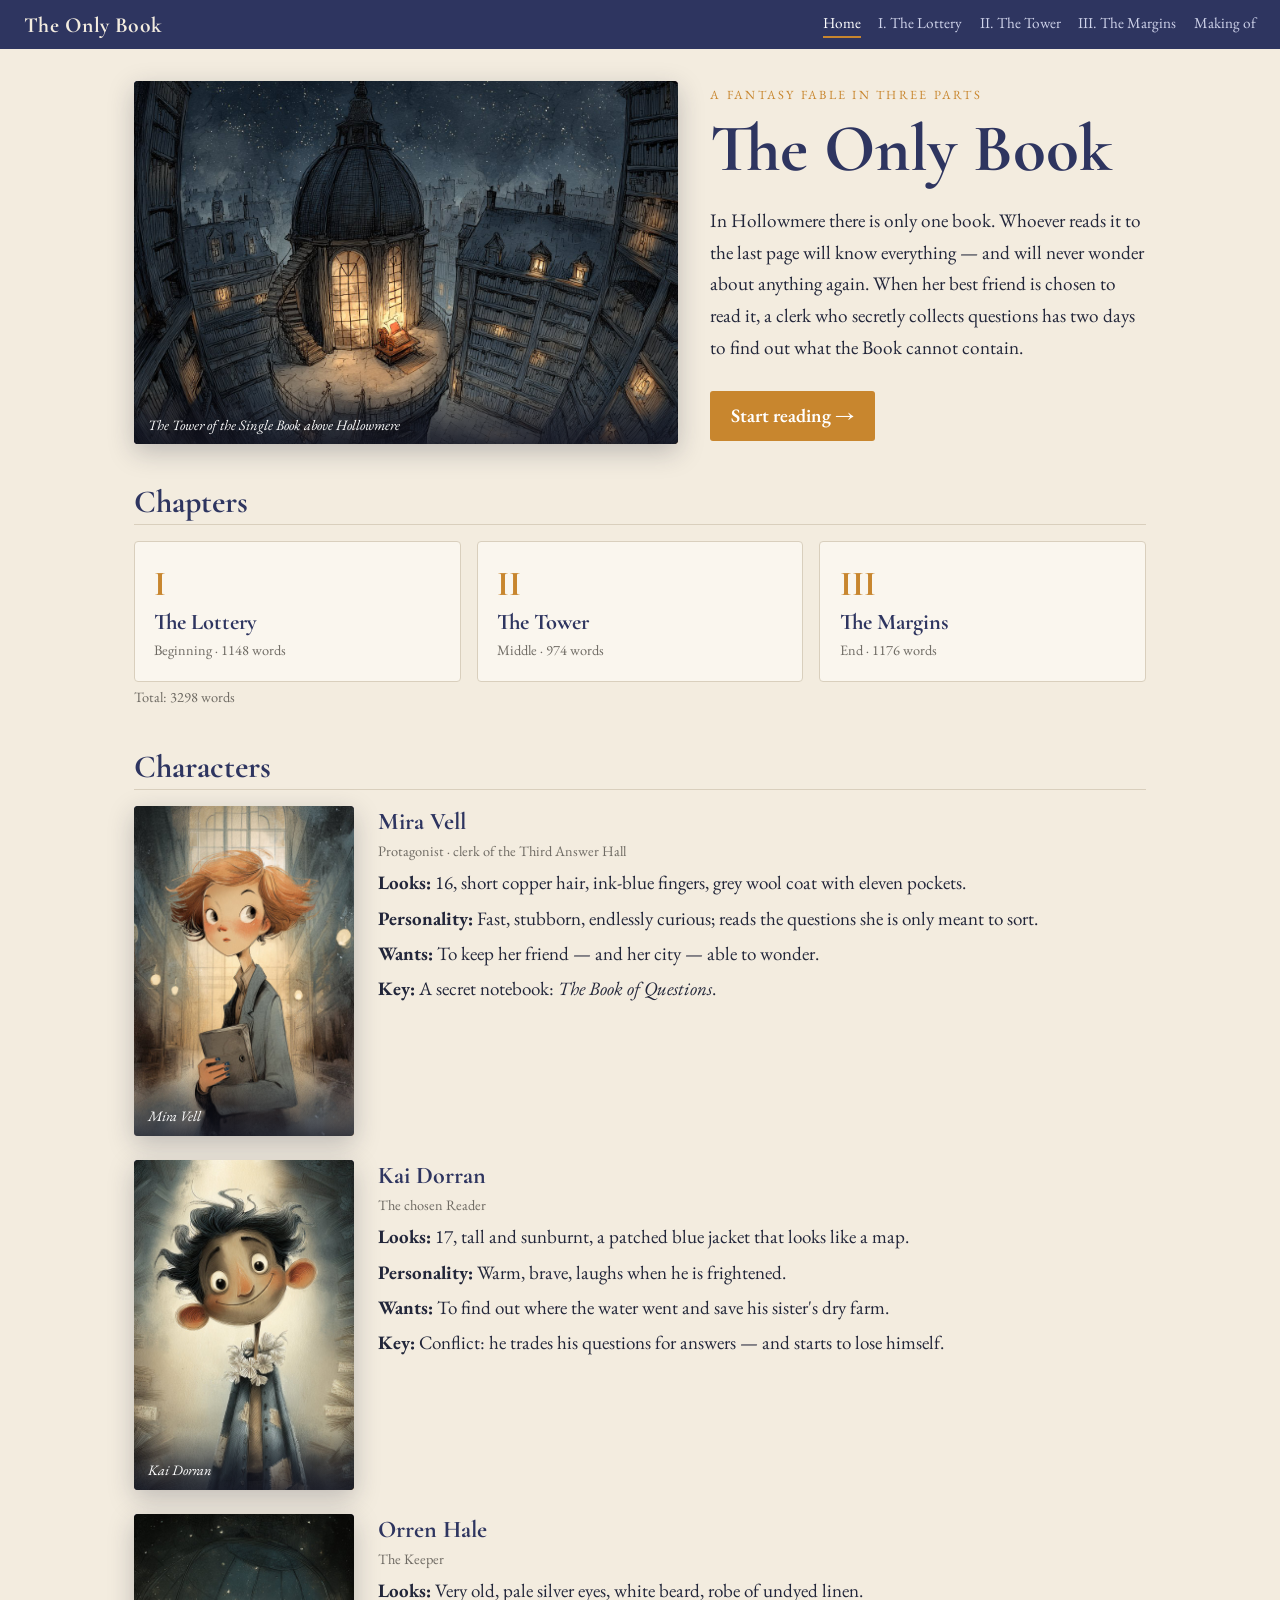
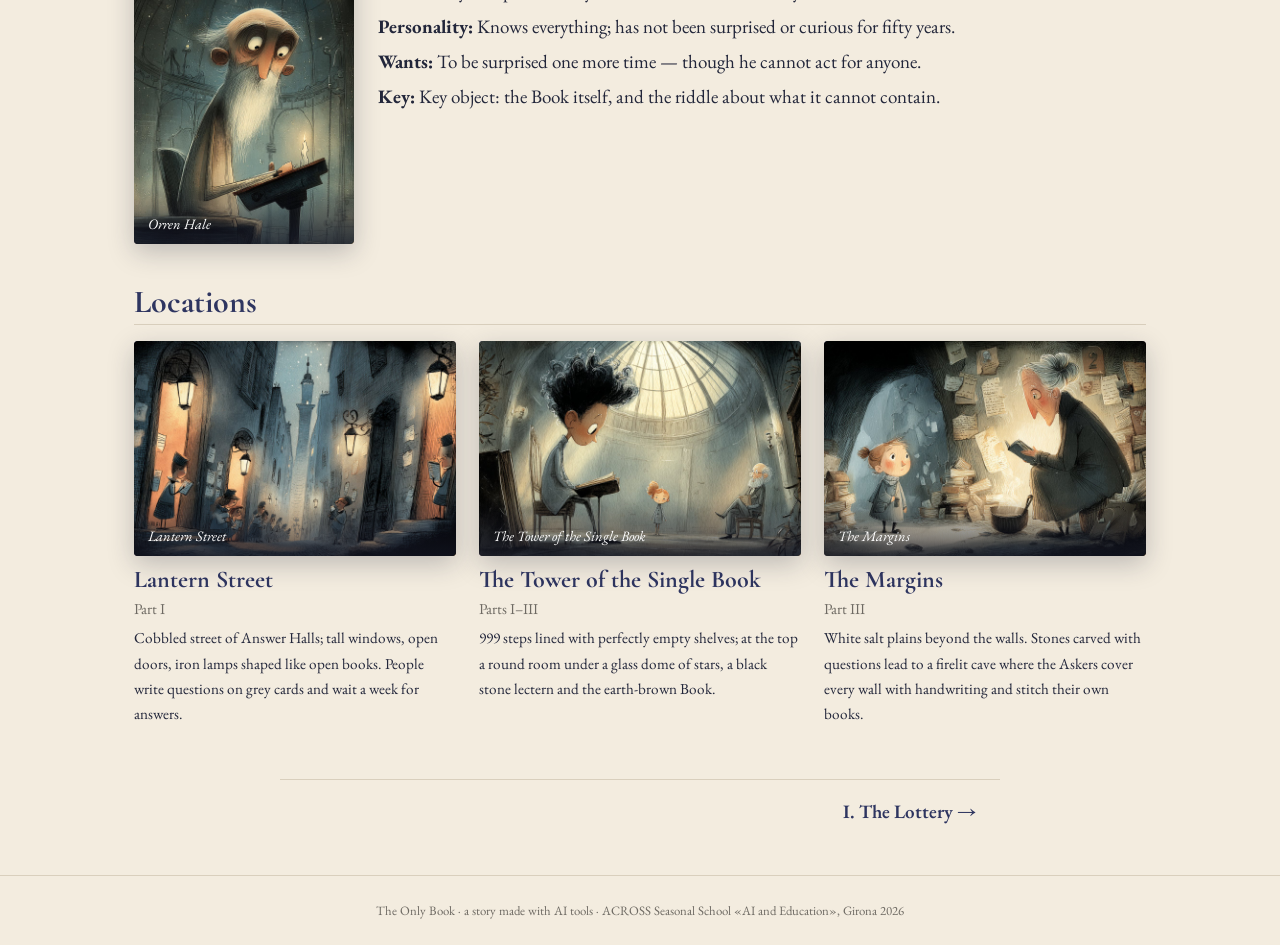
<file: index.html>
<!DOCTYPE html>
<html lang="en"><head><meta charset="utf-8">
<meta name="viewport" content="width=device-width, initial-scale=1">
<title>Home — The Only Book</title>
<link rel="preconnect" href="https://fonts.googleapis.com">
<link href="https://fonts.googleapis.com/css2?family=Cormorant+Garamond:ital,wght@0,500;0,700;1,500&family=EB+Garamond:ital@0;1&display=swap" rel="stylesheet">
<link rel="stylesheet" href="style.css">
</head><body>
<header class="top"><a class="brand" href="index.html">The Only Book</a><nav class="menu"><a href="index.html" class=on>Home</a><a href="part1.html">I. The Lottery</a><a href="part2.html">II. The Tower</a><a href="part3.html">III. The Margins</a><a href="making-of.html">Making of</a></nav></header>
<main>
<section class="hero"><figure class="pic wide" style="aspect-ratio:3/2"><img src="cover.jpg" alt="The Tower of the Single Book above Hollowmere" onerror="this.remove()"><span class="ph">cover.jpg</span><figcaption>The Tower of the Single Book above Hollowmere</figcaption></figure>
<div class="herotext"><p class="kicker">A fantasy fable in three parts</p><h1>The Only Book</h1>
<p class="lead">In Hollowmere there is only one book. Whoever reads it to the last page will know everything —
and will never wonder about anything again. When her best friend is chosen to read it,
a clerk who secretly collects questions has two days to find out what the Book cannot contain.</p>
<a class="btn" href="part1.html">Start reading →</a></div></section>
<section><h2>Chapters</h2><div class="cards"><a class="card" href="part1.html"><span class="n">I</span><b>The Lottery</b><span>Beginning · 1148 words</span></a><a class="card" href="part2.html"><span class="n">II</span><b>The Tower</b><span>Middle · 974 words</span></a><a class="card" href="part3.html"><span class="n">III</span><b>The Margins</b><span>End · 1176 words</span></a></div><p class="meta">Total: 3298 words</p></section>
<section><h2>Characters</h2><div class="who"><figure class="pic sm" style="aspect-ratio:2/3"><img src="mira.jpg" alt="Mira Vell" onerror="this.remove()"><span class="ph">mira.jpg</span><figcaption>Mira Vell</figcaption></figure><div><h3>Mira Vell</h3><p class="role">Protagonist · clerk of the Third Answer Hall</p><p><b>Looks:</b> 16, short copper hair, ink-blue fingers, grey wool coat with eleven pockets.</p><p><b>Personality:</b> Fast, stubborn, endlessly curious; reads the questions she is only meant to sort.</p><p><b>Wants:</b> To keep her friend — and her city — able to wonder.</p><p><b>Key:</b> A secret notebook: <em>The Book of Questions</em>.</p></div></div><div class="who"><figure class="pic sm" style="aspect-ratio:2/3"><img src="kai.jpg" alt="Kai Dorran" onerror="this.remove()"><span class="ph">kai.jpg</span><figcaption>Kai Dorran</figcaption></figure><div><h3>Kai Dorran</h3><p class="role">The chosen Reader</p><p><b>Looks:</b> 17, tall and sunburnt, a patched blue jacket that looks like a map.</p><p><b>Personality:</b> Warm, brave, laughs when he is frightened.</p><p><b>Wants:</b> To find out where the water went and save his sister's dry farm.</p><p><b>Key:</b> Conflict: he trades his questions for answers — and starts to lose himself.</p></div></div><div class="who"><figure class="pic sm" style="aspect-ratio:2/3"><img src="orren.jpg" alt="Orren Hale" onerror="this.remove()"><span class="ph">orren.jpg</span><figcaption>Orren Hale</figcaption></figure><div><h3>Orren Hale</h3><p class="role">The Keeper</p><p><b>Looks:</b> Very old, pale silver eyes, white beard, robe of undyed linen.</p><p><b>Personality:</b> Knows everything; has not been surprised or curious for fifty years.</p><p><b>Wants:</b> To be surprised one more time — though he cannot act for anyone.</p><p><b>Key:</b> Key object: the Book itself, and the riddle about what it cannot contain.</p></div></div></section>
<section><h2>Locations</h2><div class="locs"><div class="loc"><figure class="pic " style="aspect-ratio:3/2"><img src="lantern-street.jpg" alt="Lantern Street" onerror="this.remove()"><span class="ph">lantern-street.jpg</span><figcaption>Lantern Street</figcaption></figure><h3>Lantern Street</h3><p class="role">Part I</p><p>Cobbled street of Answer Halls; tall windows, open doors, iron lamps shaped like open books. People write questions on grey cards and wait a week for answers.</p></div><div class="loc"><figure class="pic " style="aspect-ratio:3/2"><img src="tower-room.jpg" alt="The Tower of the Single Book" onerror="this.remove()"><span class="ph">tower-room.jpg</span><figcaption>The Tower of the Single Book</figcaption></figure><h3>The Tower of the Single Book</h3><p class="role">Parts I–III</p><p>999 steps lined with perfectly empty shelves; at the top a round room under a glass dome of stars, a black stone lectern and the earth-brown Book.</p></div><div class="loc"><figure class="pic " style="aspect-ratio:3/2"><img src="margins-cave.jpg" alt="The Margins" onerror="this.remove()"><span class="ph">margins-cave.jpg</span><figcaption>The Margins</figcaption></figure><h3>The Margins</h3><p class="role">Part III</p><p>White salt plains beyond the walls. Stones carved with questions lead to a firelit cave where the Askers cover every wall with handwriting and stitch their own books.</p></div></div></section>
</main>
<nav class="pn"><span></span><a href="part1.html">I. The Lottery →</a></nav>
<footer>The Only Book · a story made with AI tools · ACROSS Seasonal School «AI and Education», Girona 2026</footer>
</body></html>
</file>
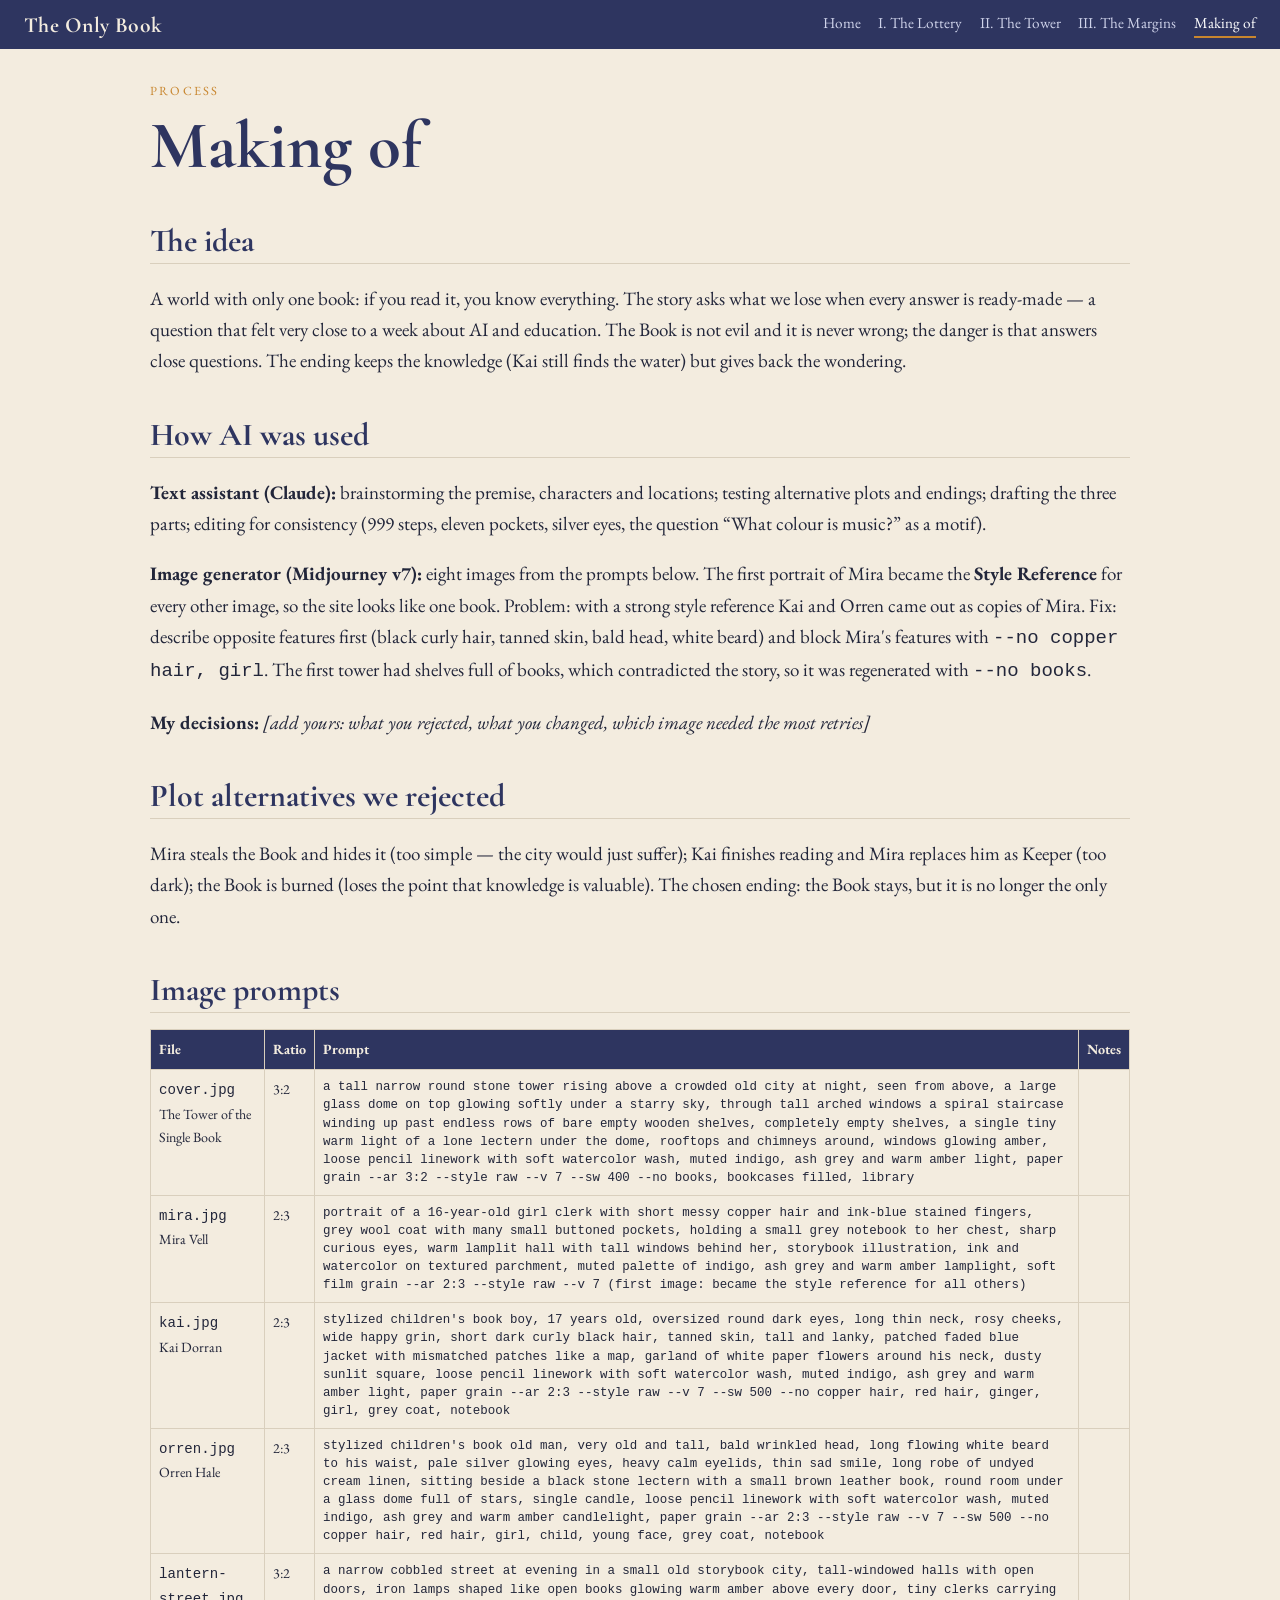
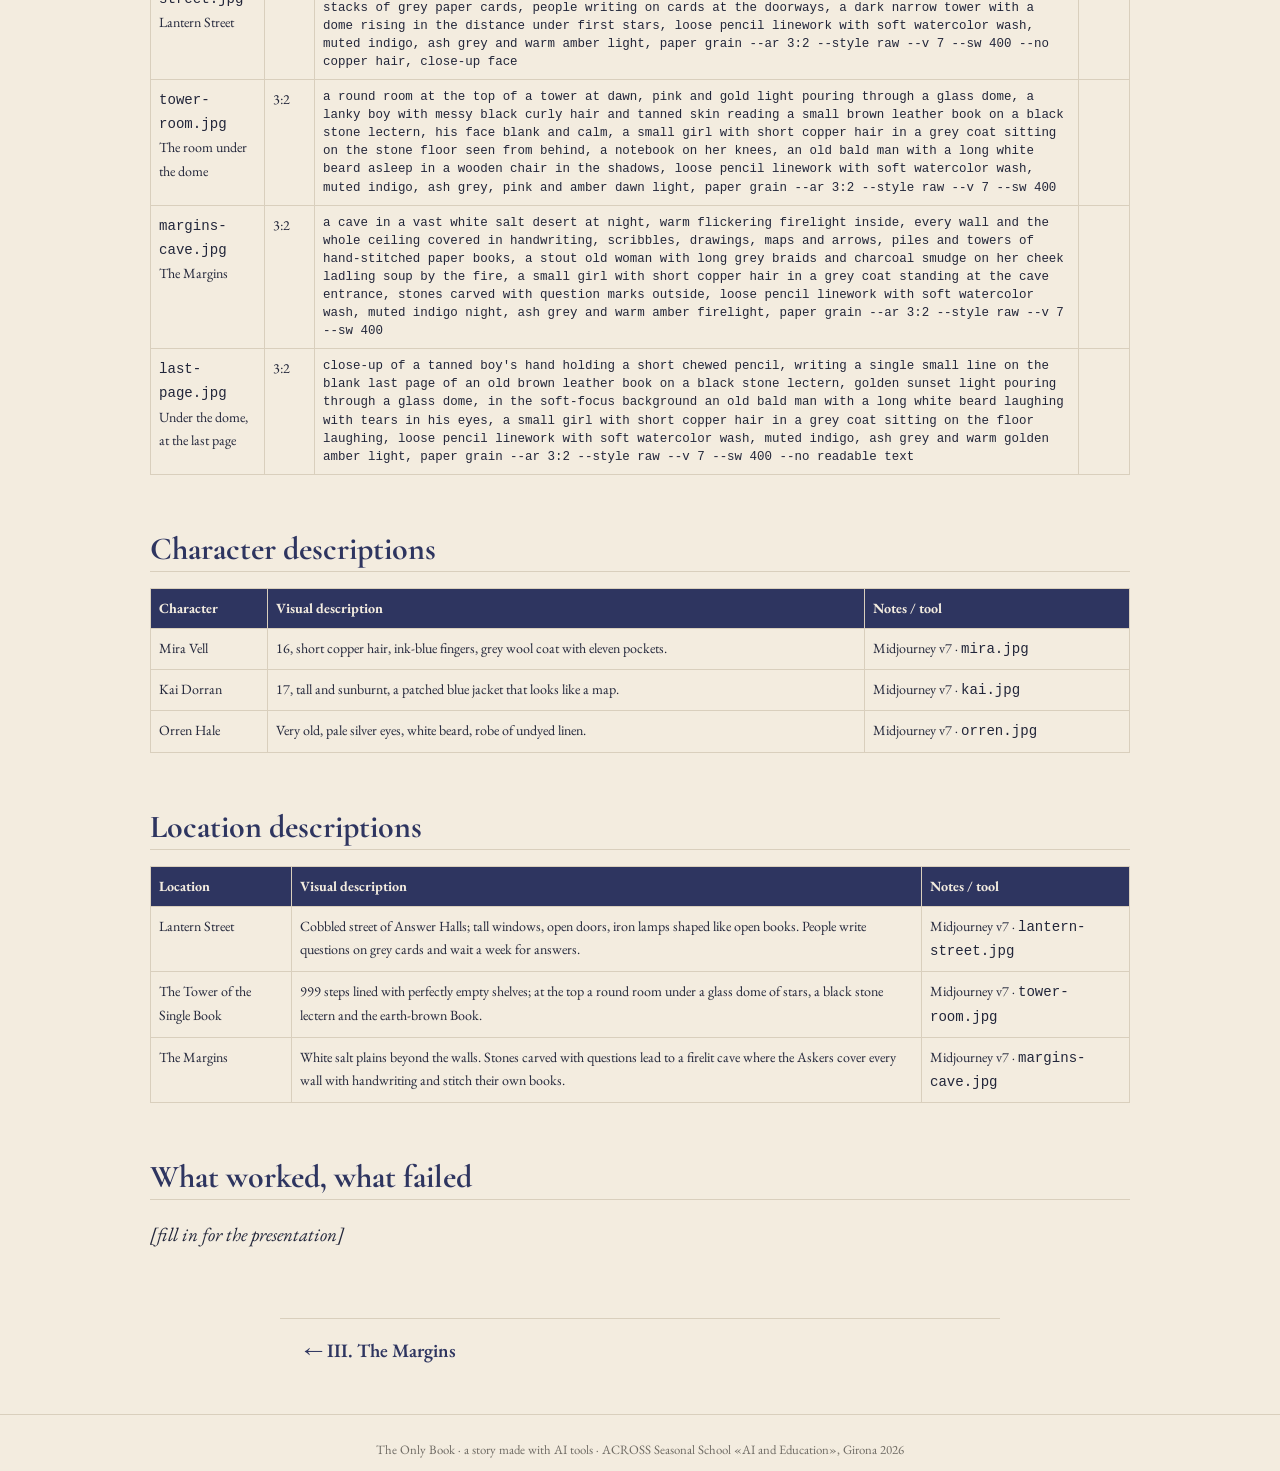
<file: making-of.html>
<!DOCTYPE html>
<html lang="en"><head><meta charset="utf-8">
<meta name="viewport" content="width=device-width, initial-scale=1">
<title>Making of — The Only Book</title>
<link rel="preconnect" href="https://fonts.googleapis.com">
<link href="https://fonts.googleapis.com/css2?family=Cormorant+Garamond:ital,wght@0,500;0,700;1,500&family=EB+Garamond:ital@0;1&display=swap" rel="stylesheet">
<link rel="stylesheet" href="style.css">
</head><body>
<header class="top"><a class="brand" href="index.html">The Only Book</a><nav class="menu"><a href="index.html">Home</a><a href="part1.html">I. The Lottery</a><a href="part2.html">II. The Tower</a><a href="part3.html">III. The Margins</a><a href="making-of.html" class=on>Making of</a></nav></header>
<main><article class="story"><p class="kicker">Process</p><h1>Making of</h1>
<h2>The idea</h2>
<p>A world with only one book: if you read it, you know everything. The story asks what we lose when every answer is
ready-made — a question that felt very close to a week about AI and education. The Book is not evil and it is never wrong;
the danger is that answers close questions. The ending keeps the knowledge (Kai still finds the water) but gives back the wondering.</p>
<h2>How AI was used</h2>
<p><b>Text assistant (Claude):</b> brainstorming the premise, characters and locations; testing alternative plots and endings;
drafting the three parts; editing for consistency (999 steps, eleven pockets, silver eyes, the question “What colour is music?” as a motif).</p>
<p><b>Image generator (Midjourney v7):</b> eight images from the prompts below. The first portrait of Mira became the <b>Style Reference</b> for every other image, so the site looks like one book.
Problem: with a strong style reference Kai and Orren came out as copies of Mira. Fix: describe opposite features first (black curly hair, tanned skin, bald head, white beard) and block Mira's features with <code>--no copper hair, girl</code>.
The first tower had shelves full of books, which contradicted the story, so it was regenerated with <code>--no books</code>.</p>
<p><b>My decisions:</b> <i>[add yours: what you rejected, what you changed, which image needed the most retries]</i></p>
<h2>Plot alternatives we rejected</h2>
<p>Mira steals the Book and hides it (too simple — the city would just suffer); Kai finishes reading and Mira replaces him as Keeper
(too dark); the Book is burned (loses the point that knowledge is valuable). The chosen ending: the Book stays, but it is no longer the only one.</p>
<h2>Image prompts</h2>
<div class="tw"><table><tr><th>File</th><th>Ratio</th><th>Prompt</th><th>Notes</th></tr><tr><td><code>cover.jpg</code><br>The Tower of the Single Book</td><td>3:2</td><td class="pr">a tall narrow round stone tower rising above a crowded old city at night, seen from above, a large glass dome on top glowing softly under a starry sky, through tall arched windows a spiral staircase winding up past endless rows of bare empty wooden shelves, completely empty shelves, a single tiny warm light of a lone lectern under the dome, rooftops and chimneys around, windows glowing amber, loose pencil linework with soft watercolor wash, muted indigo, ash grey and warm amber light, paper grain --ar 3:2 --style raw --v 7 --sw 400 --no books, bookcases filled, library</td><td></td></tr><tr><td><code>mira.jpg</code><br>Mira Vell</td><td>2:3</td><td class="pr">portrait of a 16-year-old girl clerk with short messy copper hair and ink-blue stained fingers, grey wool coat with many small buttoned pockets, holding a small grey notebook to her chest, sharp curious eyes, warm lamplit hall with tall windows behind her, storybook illustration, ink and watercolor on textured parchment, muted palette of indigo, ash grey and warm amber lamplight, soft film grain --ar 2:3 --style raw --v 7  (first image: became the style reference for all others)</td><td></td></tr><tr><td><code>kai.jpg</code><br>Kai Dorran</td><td>2:3</td><td class="pr">stylized children&#x27;s book boy, 17 years old, oversized round dark eyes, long thin neck, rosy cheeks, wide happy grin, short dark curly black hair, tanned skin, tall and lanky, patched faded blue jacket with mismatched patches like a map, garland of white paper flowers around his neck, dusty sunlit square, loose pencil linework with soft watercolor wash, muted indigo, ash grey and warm amber light, paper grain --ar 2:3 --style raw --v 7 --sw 500 --no copper hair, red hair, ginger, girl, grey coat, notebook</td><td></td></tr><tr><td><code>orren.jpg</code><br>Orren Hale</td><td>2:3</td><td class="pr">stylized children&#x27;s book old man, very old and tall, bald wrinkled head, long flowing white beard to his waist, pale silver glowing eyes, heavy calm eyelids, thin sad smile, long robe of undyed cream linen, sitting beside a black stone lectern with a small brown leather book, round room under a glass dome full of stars, single candle, loose pencil linework with soft watercolor wash, muted indigo, ash grey and warm amber candlelight, paper grain --ar 2:3 --style raw --v 7 --sw 500 --no copper hair, red hair, girl, child, young face, grey coat, notebook</td><td></td></tr><tr><td><code>lantern-street.jpg</code><br>Lantern Street</td><td>3:2</td><td class="pr">a narrow cobbled street at evening in a small old storybook city, tall-windowed halls with open doors, iron lamps shaped like open books glowing warm amber above every door, tiny clerks carrying stacks of grey paper cards, people writing on cards at the doorways, a dark narrow tower with a dome rising in the distance under first stars, loose pencil linework with soft watercolor wash, muted indigo, ash grey and warm amber light, paper grain --ar 3:2 --style raw --v 7 --sw 400 --no copper hair, close-up face</td><td></td></tr><tr><td><code>tower-room.jpg</code><br>The room under the dome</td><td>3:2</td><td class="pr">a round room at the top of a tower at dawn, pink and gold light pouring through a glass dome, a lanky boy with messy black curly hair and tanned skin reading a small brown leather book on a black stone lectern, his face blank and calm, a small girl with short copper hair in a grey coat sitting on the stone floor seen from behind, a notebook on her knees, an old bald man with a long white beard asleep in a wooden chair in the shadows, loose pencil linework with soft watercolor wash, muted indigo, ash grey, pink and amber dawn light, paper grain --ar 3:2 --style raw --v 7 --sw 400</td><td></td></tr><tr><td><code>margins-cave.jpg</code><br>The Margins</td><td>3:2</td><td class="pr">a cave in a vast white salt desert at night, warm flickering firelight inside, every wall and the whole ceiling covered in handwriting, scribbles, drawings, maps and arrows, piles and towers of hand-stitched paper books, a stout old woman with long grey braids and charcoal smudge on her cheek ladling soup by the fire, a small girl with short copper hair in a grey coat standing at the cave entrance, stones carved with question marks outside, loose pencil linework with soft watercolor wash, muted indigo night, ash grey and warm amber firelight, paper grain --ar 3:2 --style raw --v 7 --sw 400</td><td></td></tr><tr><td><code>last-page.jpg</code><br>Under the dome, at the last page</td><td>3:2</td><td class="pr">close-up of a tanned boy&#x27;s hand holding a short chewed pencil, writing a single small line on the blank last page of an old brown leather book on a black stone lectern, golden sunset light pouring through a glass dome, in the soft-focus background an old bald man with a long white beard laughing with tears in his eyes, a small girl with short copper hair in a grey coat sitting on the floor laughing, loose pencil linework with soft watercolor wash, muted indigo, ash grey and warm golden amber light, paper grain --ar 3:2 --style raw --v 7 --sw 400 --no readable text</td><td></td></tr></table></div>
<h2>Character descriptions</h2>
<div class="tw"><table><tr><th>Character</th><th>Visual description</th><th>Notes / tool</th></tr><tr><td>Mira Vell</td><td>16, short copper hair, ink-blue fingers, grey wool coat with eleven pockets.</td><td>Midjourney v7 · <code>mira.jpg</code></td></tr><tr><td>Kai Dorran</td><td>17, tall and sunburnt, a patched blue jacket that looks like a map.</td><td>Midjourney v7 · <code>kai.jpg</code></td></tr><tr><td>Orren Hale</td><td>Very old, pale silver eyes, white beard, robe of undyed linen.</td><td>Midjourney v7 · <code>orren.jpg</code></td></tr></table></div>
<h2>Location descriptions</h2>
<div class="tw"><table><tr><th>Location</th><th>Visual description</th><th>Notes / tool</th></tr><tr><td>Lantern Street</td><td>Cobbled street of Answer Halls; tall windows, open doors, iron lamps shaped like open books. People write questions on grey cards and wait a week for answers.</td><td>Midjourney v7 · <code>lantern-street.jpg</code></td></tr><tr><td>The Tower of the Single Book</td><td>999 steps lined with perfectly empty shelves; at the top a round room under a glass dome of stars, a black stone lectern and the earth-brown Book.</td><td>Midjourney v7 · <code>tower-room.jpg</code></td></tr><tr><td>The Margins</td><td>White salt plains beyond the walls. Stones carved with questions lead to a firelit cave where the Askers cover every wall with handwriting and stitch their own books.</td><td>Midjourney v7 · <code>margins-cave.jpg</code></td></tr></table></div>
<h2>What worked, what failed</h2>
<p><i>[fill in for the presentation]</i></p>
</article></main>
<nav class="pn"><a href="part3.html">← III. The Margins</a><span></span></nav>
<footer>The Only Book · a story made with AI tools · ACROSS Seasonal School «AI and Education», Girona 2026</footer>
</body></html>
</file>
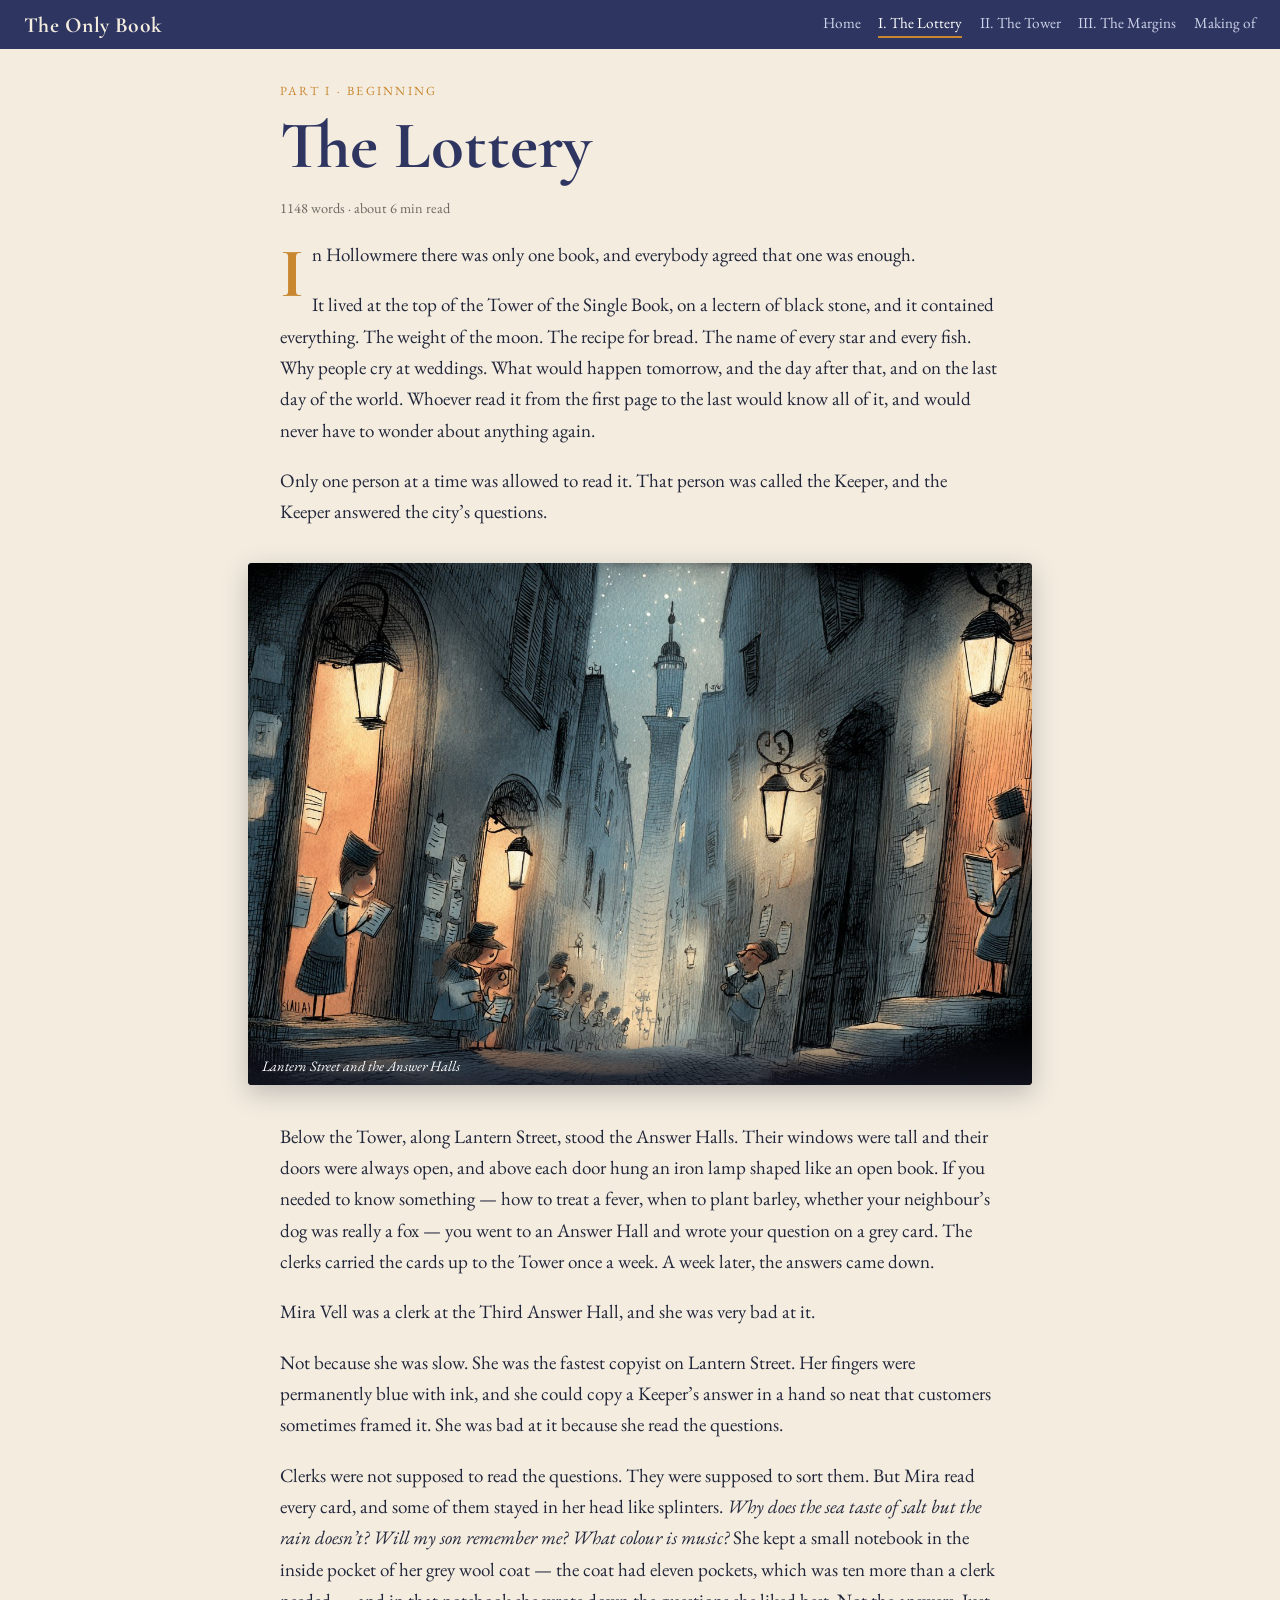
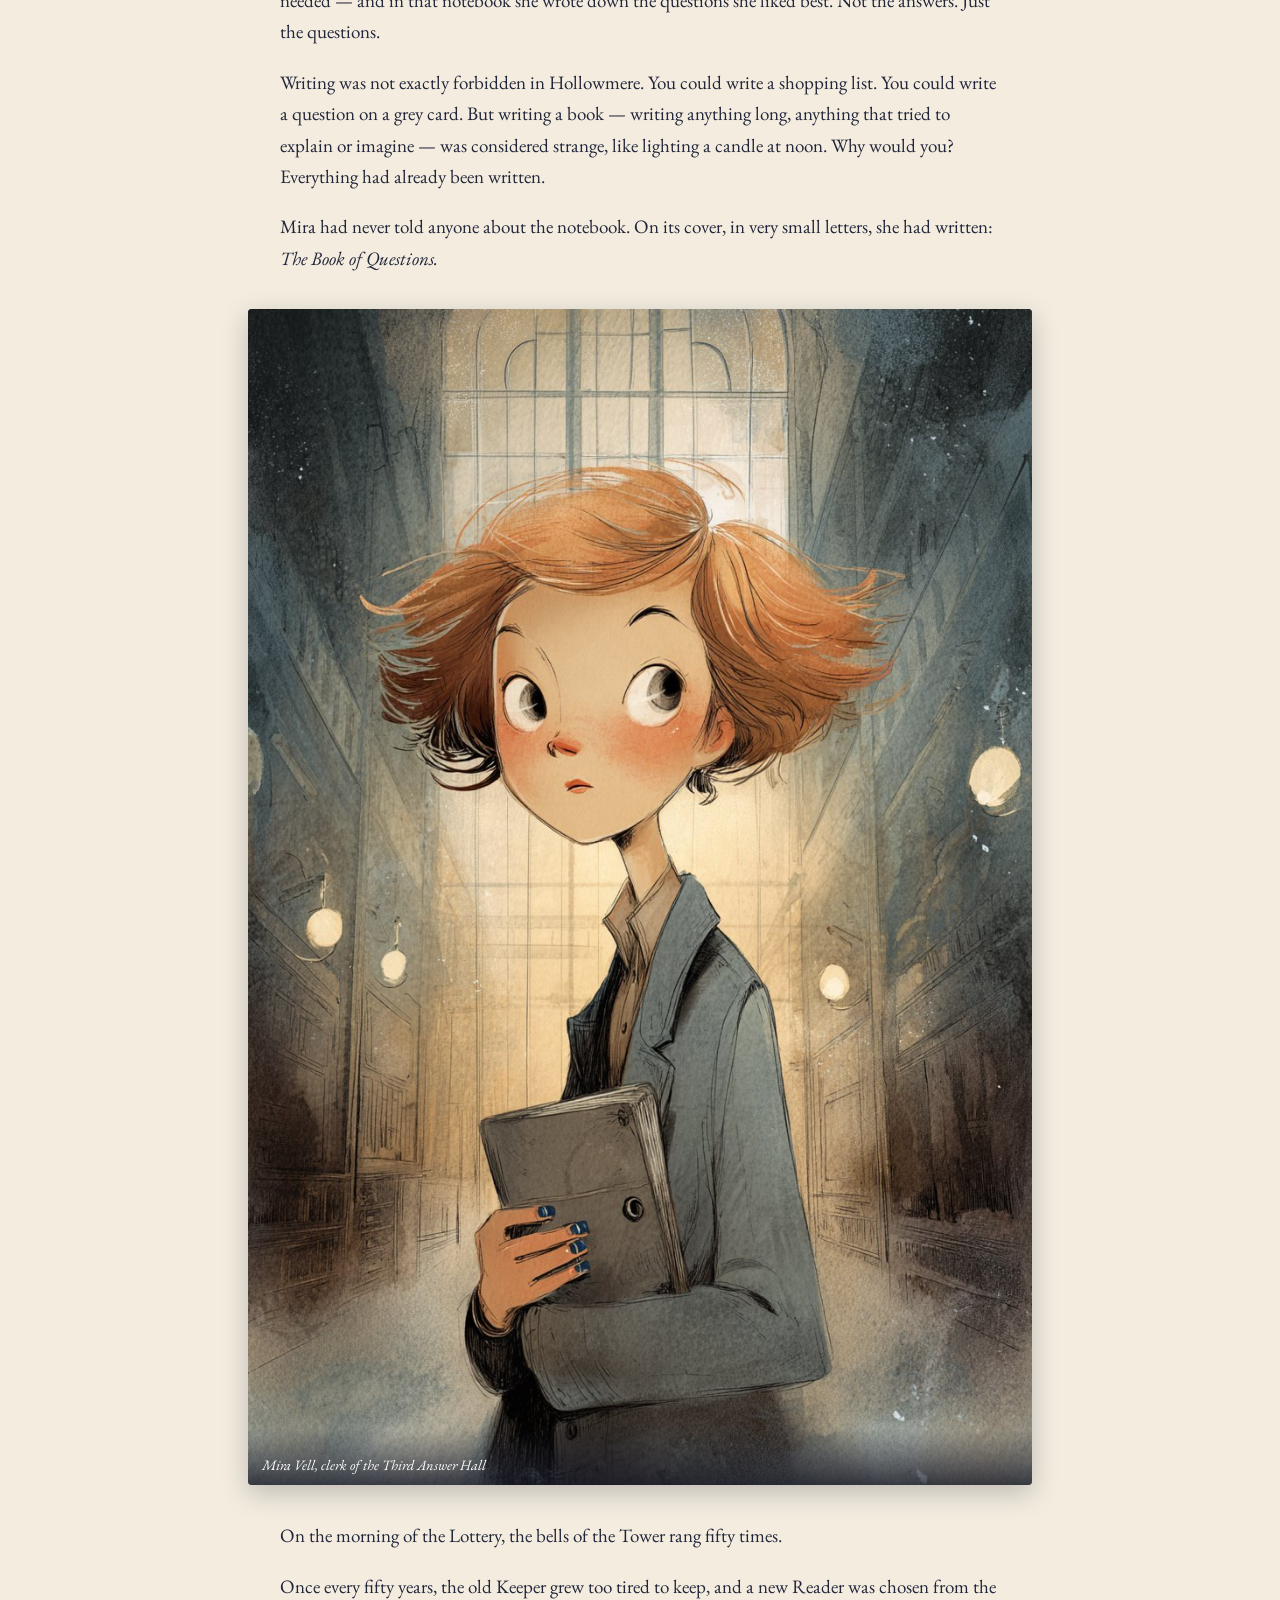
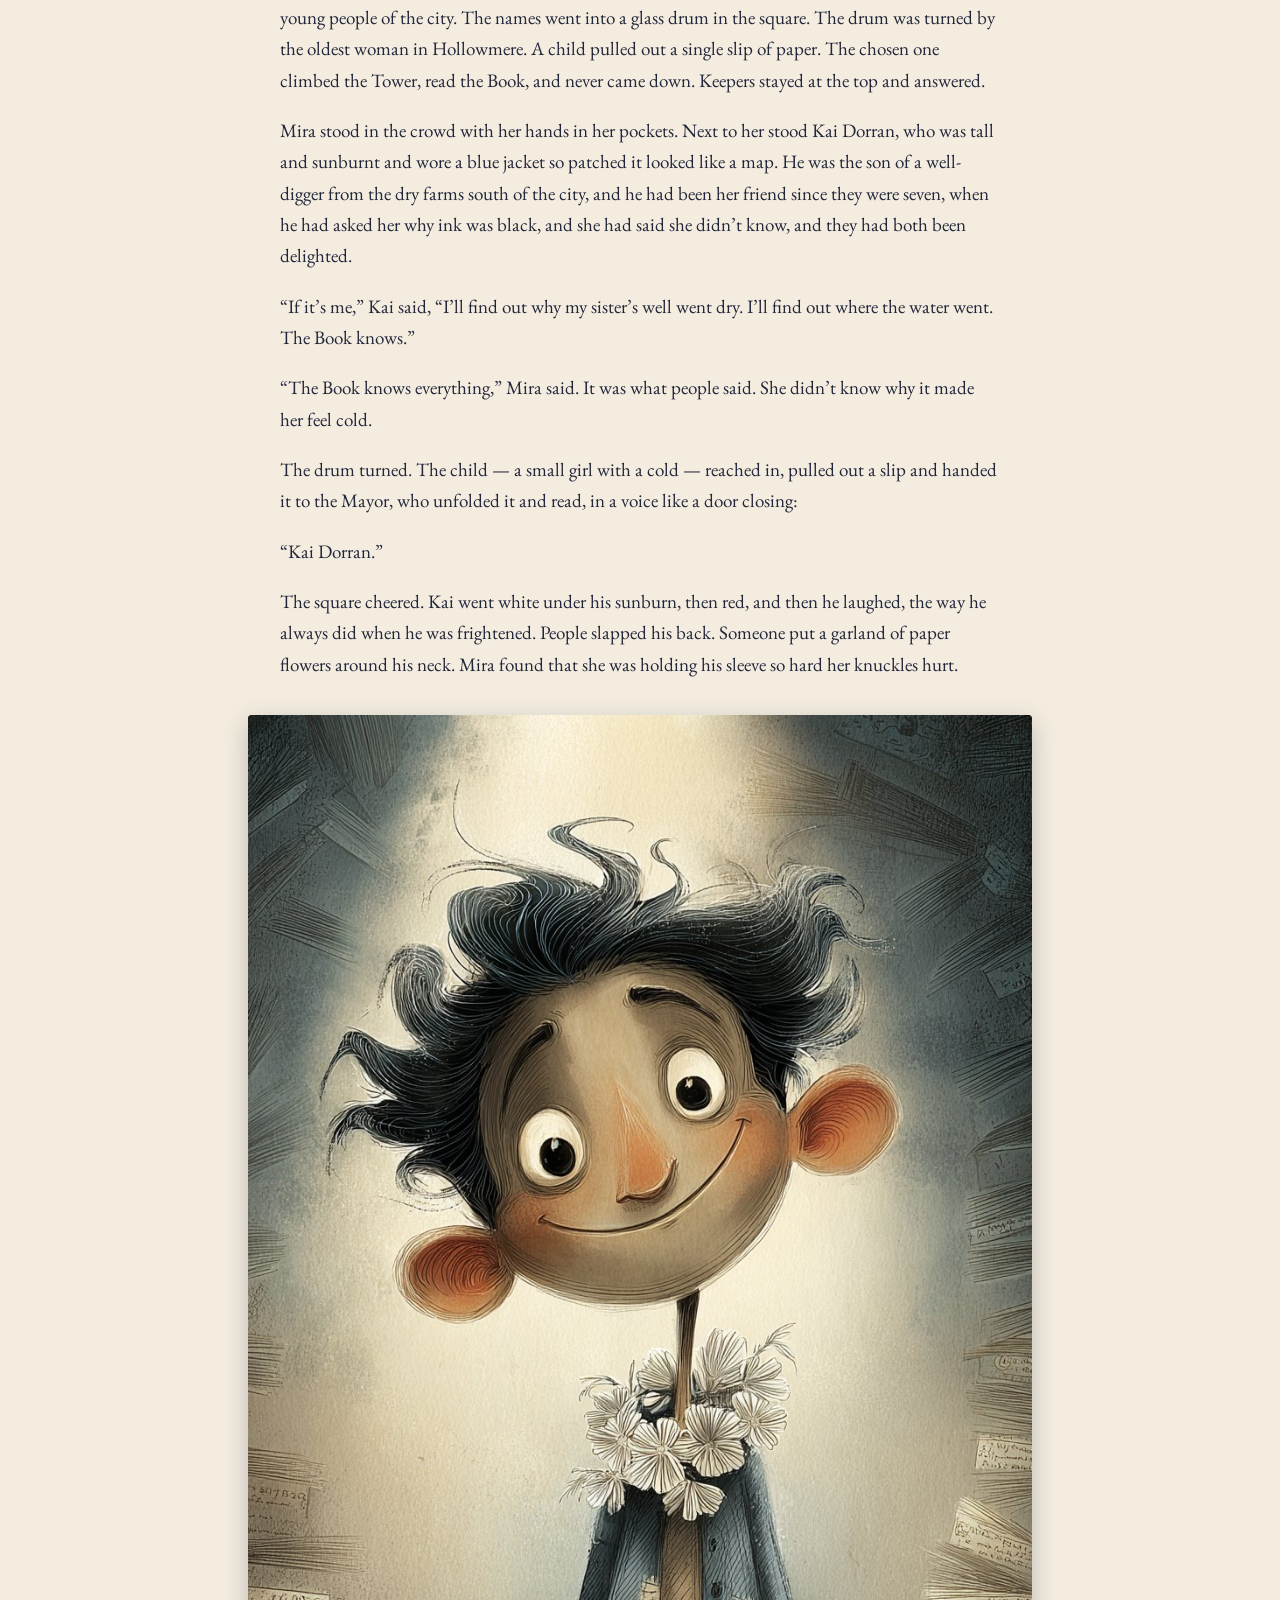
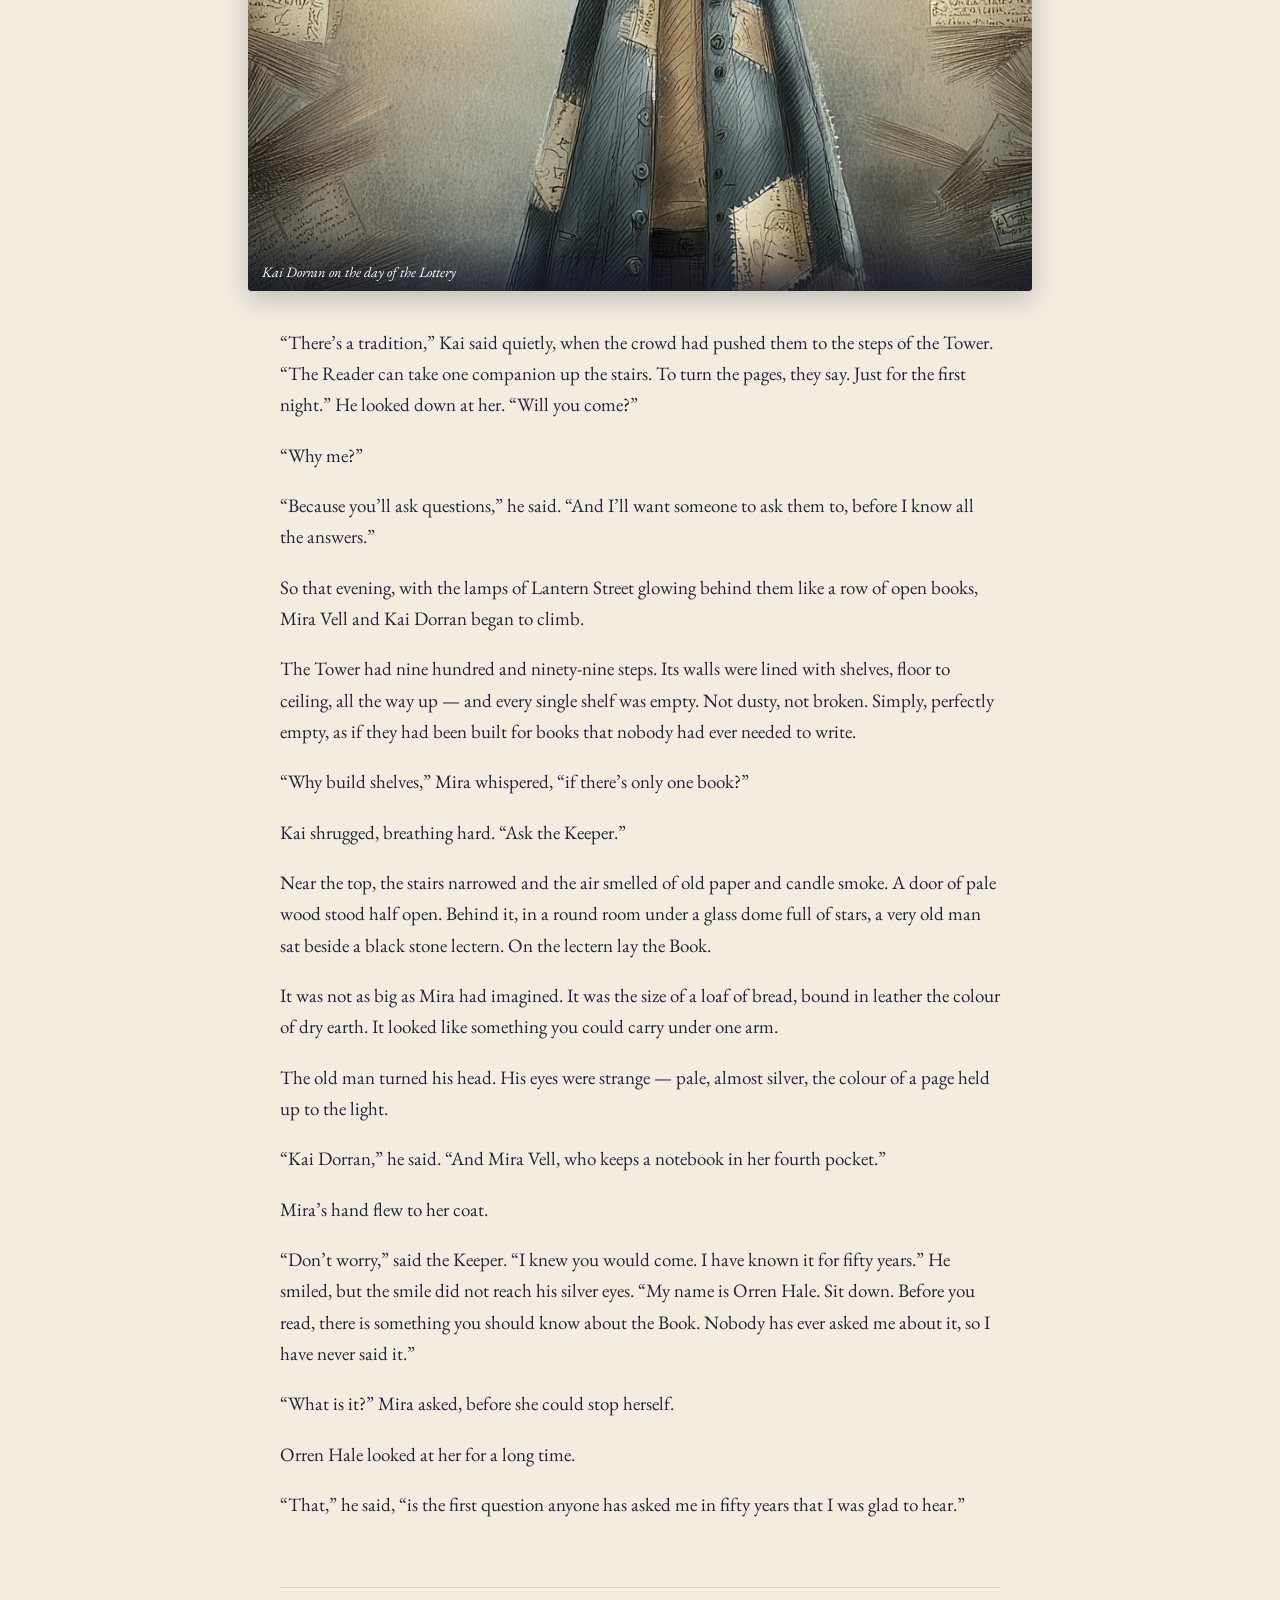
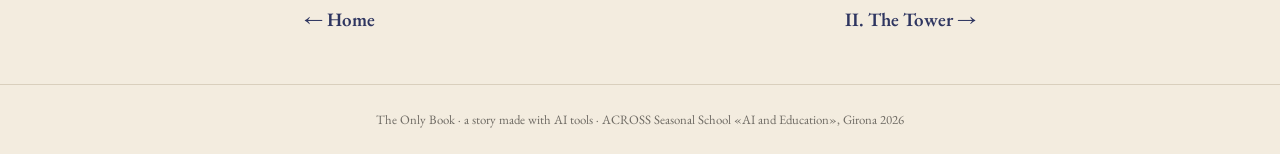
<file: part1.html>
<!DOCTYPE html>
<html lang="en"><head><meta charset="utf-8">
<meta name="viewport" content="width=device-width, initial-scale=1">
<title>The Lottery — The Only Book</title>
<link rel="preconnect" href="https://fonts.googleapis.com">
<link href="https://fonts.googleapis.com/css2?family=Cormorant+Garamond:ital,wght@0,500;0,700;1,500&family=EB+Garamond:ital@0;1&display=swap" rel="stylesheet">
<link rel="stylesheet" href="style.css">
</head><body>
<header class="top"><a class="brand" href="index.html">The Only Book</a><nav class="menu"><a href="index.html">Home</a><a href="part1.html" class=on>I. The Lottery</a><a href="part2.html">II. The Tower</a><a href="part3.html">III. The Margins</a><a href="making-of.html">Making of</a></nav></header>
<main><article class="story"><p class="kicker">Part I · Beginning</p><h1>The Lottery</h1><p class="meta">1148 words · about 6 min read</p><div class="text drop"><p>In Hollowmere there was only one book, and everybody agreed that one was enough.</p>
<p>It lived at the top of the Tower of the Single Book, on a lectern of black stone, and it contained everything. The weight of the moon. The recipe for bread. The name of every star and every fish. Why people cry at weddings. What would happen tomorrow, and the day after that, and on the last day of the world. Whoever read it from the first page to the last would know all of it, and would never have to wonder about anything again.</p>
<p>Only one person at a time was allowed to read it. That person was called the Keeper, and the Keeper answered the city’s questions.</p>
<figure class="pic " style="aspect-ratio:3/2"><img src="lantern-street.jpg" alt="Lantern Street and the Answer Halls" onerror="this.remove()"><span class="ph">lantern-street.jpg</span><figcaption>Lantern Street and the Answer Halls</figcaption></figure>
<p>Below the Tower, along Lantern Street, stood the Answer Halls. Their windows were tall and their doors were always open, and above each door hung an iron lamp shaped like an open book. If you needed to know something — how to treat a fever, when to plant barley, whether your neighbour’s dog was really a fox — you went to an Answer Hall and wrote your question on a grey card. The clerks carried the cards up to the Tower once a week. A week later, the answers came down.</p>
<p>Mira Vell was a clerk at the Third Answer Hall, and she was very bad at it.</p>
<p>Not because she was slow. She was the fastest copyist on Lantern Street. Her fingers were permanently blue with ink, and she could copy a Keeper’s answer in a hand so neat that customers sometimes framed it. She was bad at it because she read the questions.</p>
<p>Clerks were not supposed to read the questions. They were supposed to sort them. But Mira read every card, and some of them stayed in her head like splinters. <em>Why does the sea taste of salt but the rain doesn’t? Will my son remember me? What colour is music?</em> She kept a small notebook in the inside pocket of her grey wool coat — the coat had eleven pockets, which was ten more than a clerk needed — and in that notebook she wrote down the questions she liked best. Not the answers. Just the questions.</p>
<p>Writing was not exactly forbidden in Hollowmere. You could write a shopping list. You could write a question on a grey card. But writing a book — writing anything long, anything that tried to explain or imagine — was considered strange, like lighting a candle at noon. Why would you? Everything had already been written.</p>
<p>Mira had never told anyone about the notebook. On its cover, in very small letters, she had written: <em>The Book of Questions.</em></p>
<figure class="pic " style="aspect-ratio:2/3"><img src="mira.jpg" alt="Mira Vell, clerk of the Third Answer Hall" onerror="this.remove()"><span class="ph">mira.jpg</span><figcaption>Mira Vell, clerk of the Third Answer Hall</figcaption></figure>
<p>On the morning of the Lottery, the bells of the Tower rang fifty times.</p>
<p>Once every fifty years, the old Keeper grew too tired to keep, and a new Reader was chosen from the young people of the city. The names went into a glass drum in the square. The drum was turned by the oldest woman in Hollowmere. A child pulled out a single slip of paper. The chosen one climbed the Tower, read the Book, and never came down. Keepers stayed at the top and answered.</p>
<p>Mira stood in the crowd with her hands in her pockets. Next to her stood Kai Dorran, who was tall and sunburnt and wore a blue jacket so patched it looked like a map. He was the son of a well-digger from the dry farms south of the city, and he had been her friend since they were seven, when he had asked her why ink was black, and she had said she didn’t know, and they had both been delighted.</p>
<p>“If it’s me,” Kai said, “I’ll find out why my sister’s well went dry. I’ll find out where the water went. The Book knows.”</p>
<p>“The Book knows everything,” Mira said. It was what people said. She didn’t know why it made her feel cold.</p>
<p>The drum turned. The child — a small girl with a cold — reached in, pulled out a slip and handed it to the Mayor, who unfolded it and read, in a voice like a door closing:</p>
<p>“Kai Dorran.”</p>
<p>The square cheered. Kai went white under his sunburn, then red, and then he laughed, the way he always did when he was frightened. People slapped his back. Someone put a garland of paper flowers around his neck. Mira found that she was holding his sleeve so hard her knuckles hurt.</p>
<figure class="pic " style="aspect-ratio:2/3"><img src="kai.jpg" alt="Kai Dorran on the day of the Lottery" onerror="this.remove()"><span class="ph">kai.jpg</span><figcaption>Kai Dorran on the day of the Lottery</figcaption></figure>
<p>“There’s a tradition,” Kai said quietly, when the crowd had pushed them to the steps of the Tower. “The Reader can take one companion up the stairs. To turn the pages, they say. Just for the first night.” He looked down at her. “Will you come?”</p>
<p>“Why me?”</p>
<p>“Because you’ll ask questions,” he said. “And I’ll want someone to ask them to, before I know all the answers.”</p>
<p>So that evening, with the lamps of Lantern Street glowing behind them like a row of open books, Mira Vell and Kai Dorran began to climb.</p>
<p>The Tower had nine hundred and ninety-nine steps. Its walls were lined with shelves, floor to ceiling, all the way up — and every single shelf was empty. Not dusty, not broken. Simply, perfectly empty, as if they had been built for books that nobody had ever needed to write.</p>
<p>“Why build shelves,” Mira whispered, “if there’s only one book?”</p>
<p>Kai shrugged, breathing hard. “Ask the Keeper.”</p>
<p>Near the top, the stairs narrowed and the air smelled of old paper and candle smoke. A door of pale wood stood half open. Behind it, in a round room under a glass dome full of stars, a very old man sat beside a black stone lectern. On the lectern lay the Book.</p>
<p>It was not as big as Mira had imagined. It was the size of a loaf of bread, bound in leather the colour of dry earth. It looked like something you could carry under one arm.</p>
<p>The old man turned his head. His eyes were strange — pale, almost silver, the colour of a page held up to the light.</p>
<p>“Kai Dorran,” he said. “And Mira Vell, who keeps a notebook in her fourth pocket.”</p>
<p>Mira’s hand flew to her coat.</p>
<p>“Don’t worry,” said the Keeper. “I knew you would come. I have known it for fifty years.” He smiled, but the smile did not reach his silver eyes. “My name is Orren Hale. Sit down. Before you read, there is something you should know about the Book. Nobody has ever asked me about it, so I have never said it.”</p>
<p>“What is it?” Mira asked, before she could stop herself.</p>
<p>Orren Hale looked at her for a long time.</p>
<p>“That,” he said, “is the first question anyone has asked me in fifty years that I was glad to hear.”</p></div></article></main>
<nav class="pn"><a href="index.html">← Home</a><a href="part2.html">II. The Tower →</a></nav>
<footer>The Only Book · a story made with AI tools · ACROSS Seasonal School «AI and Education», Girona 2026</footer>
</body></html>
</file>
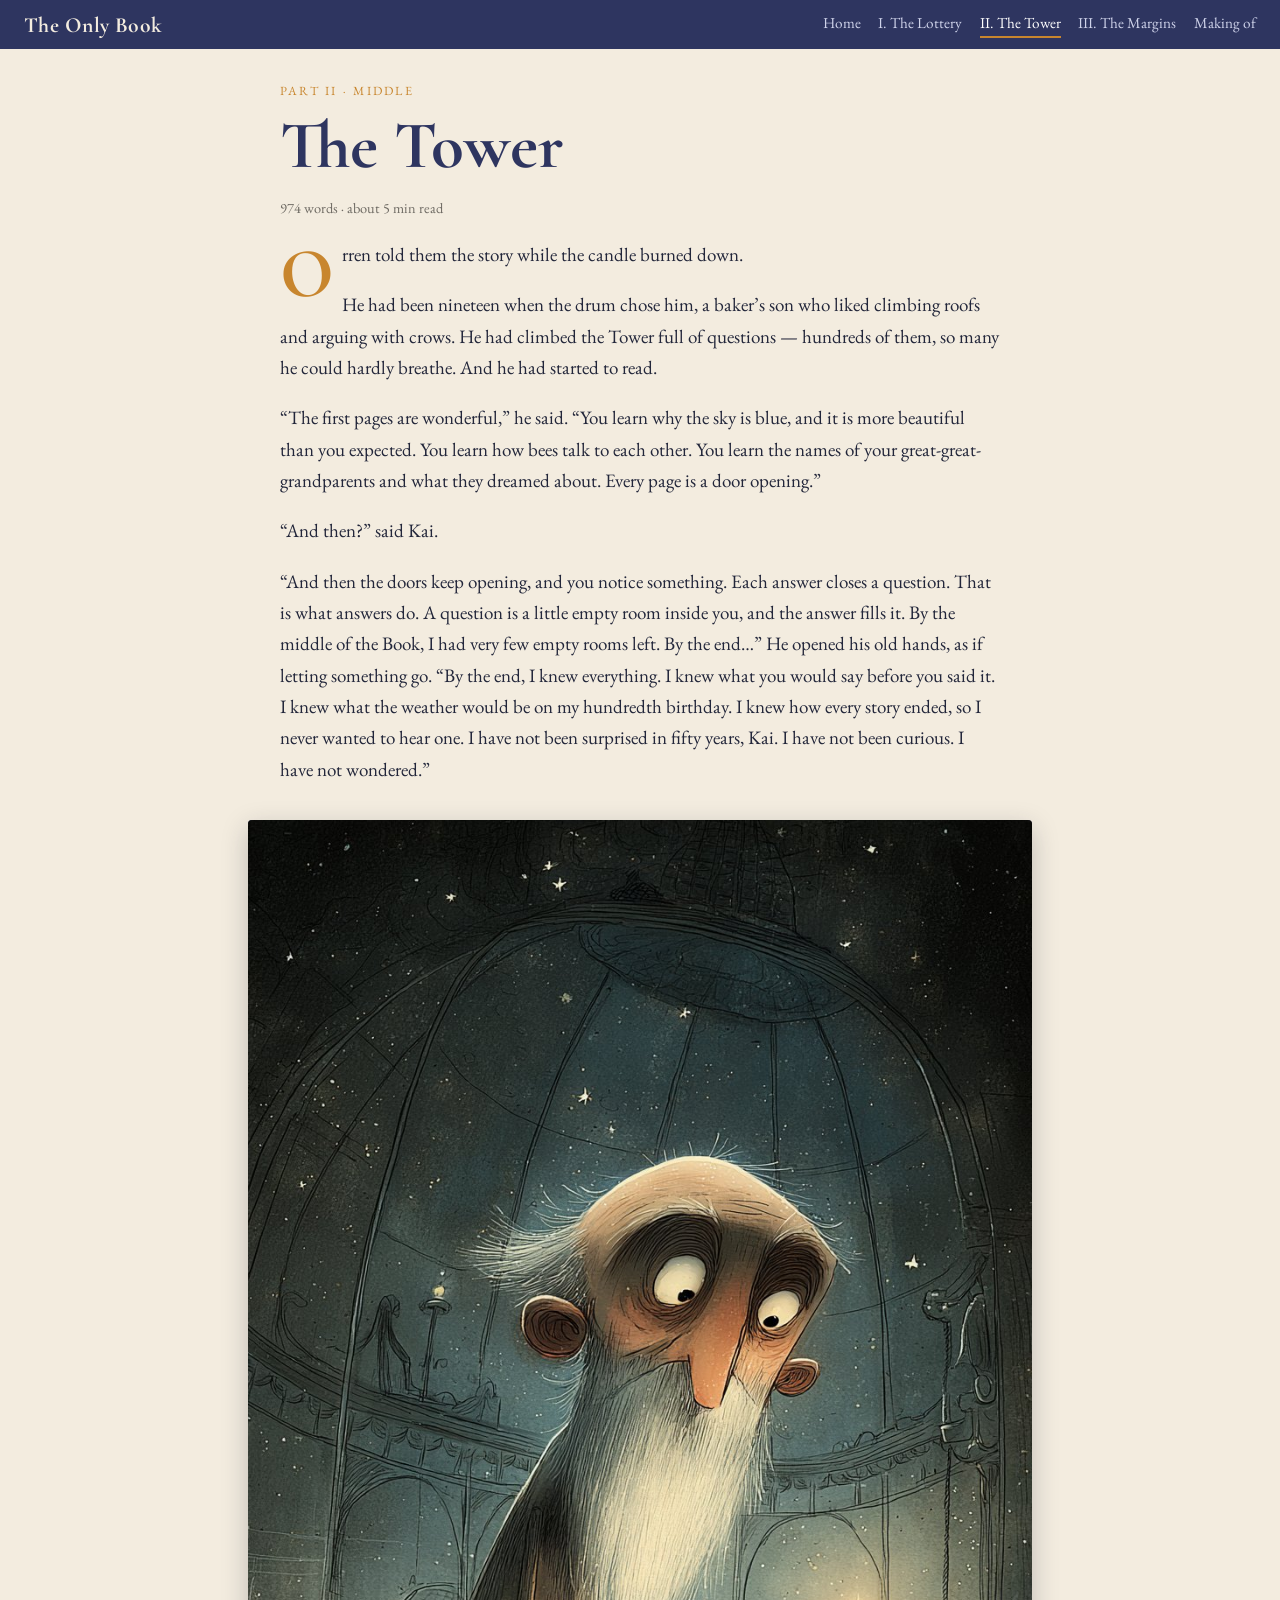
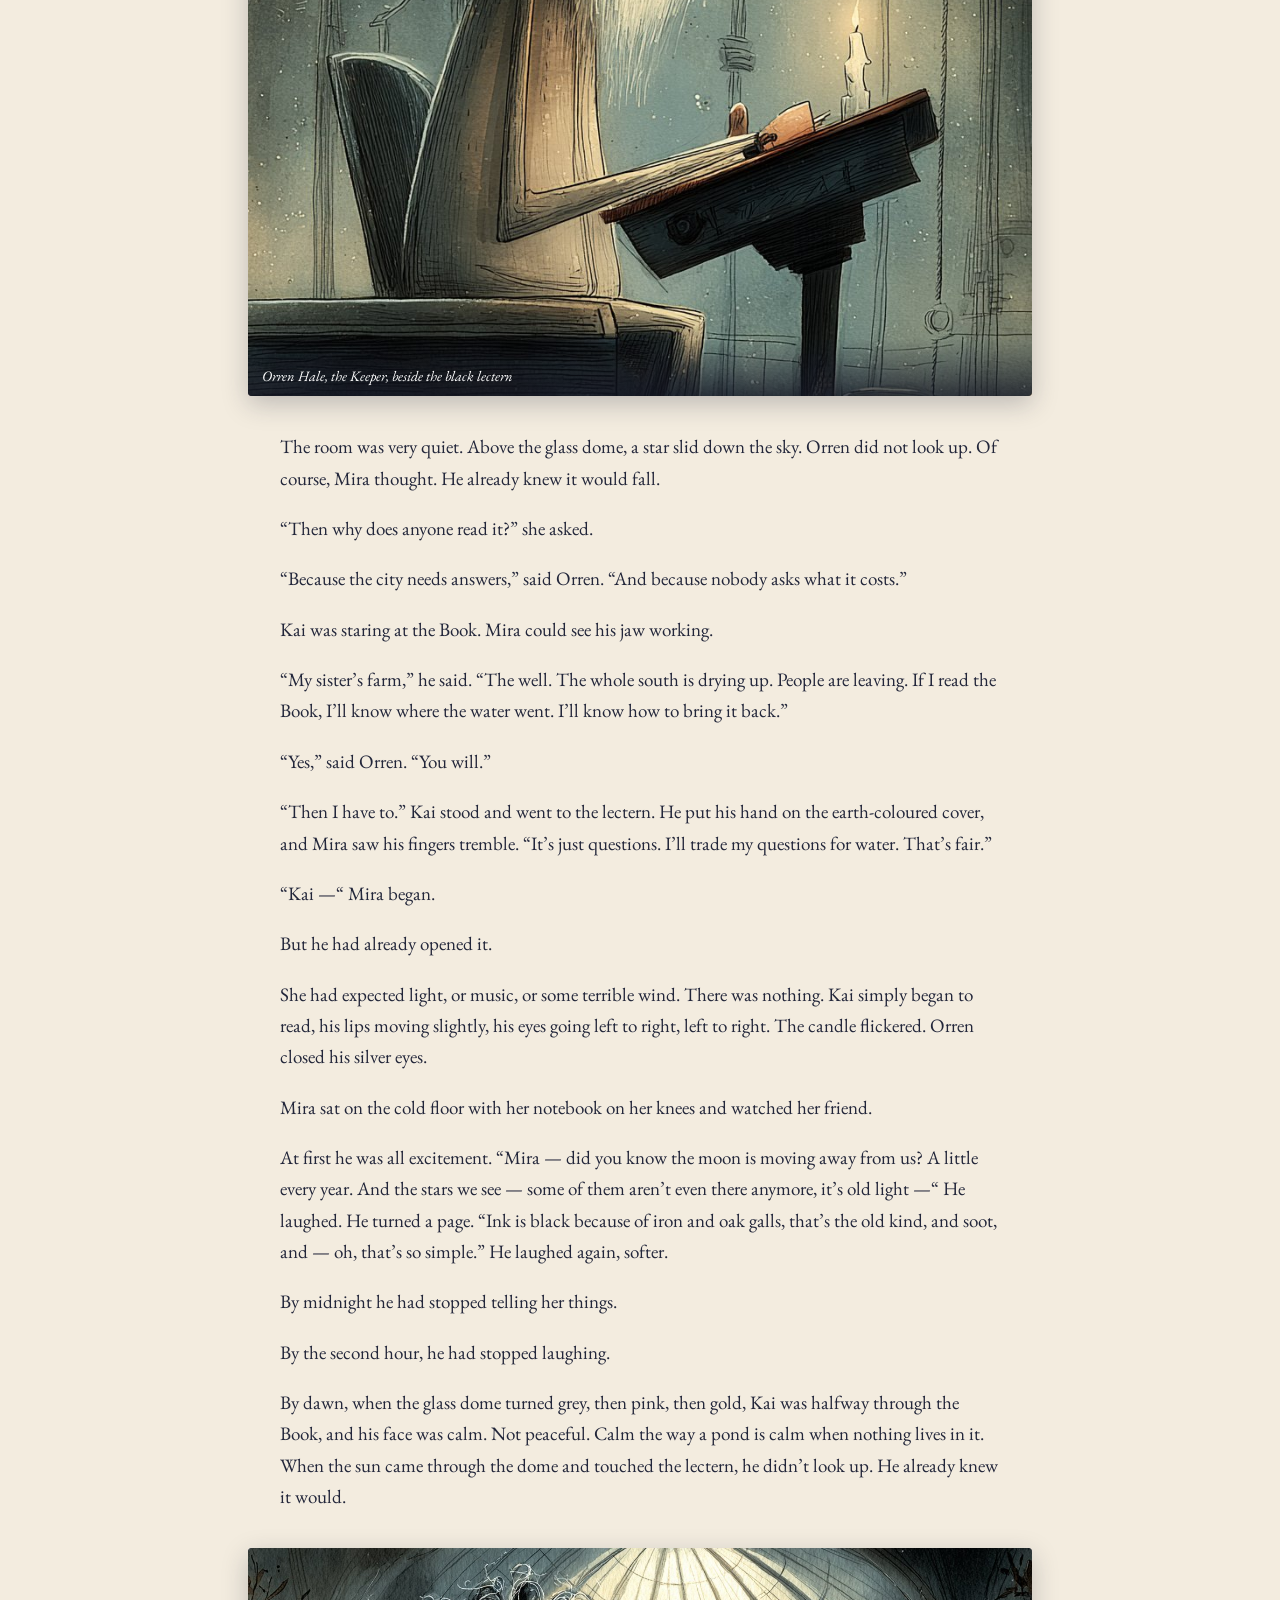
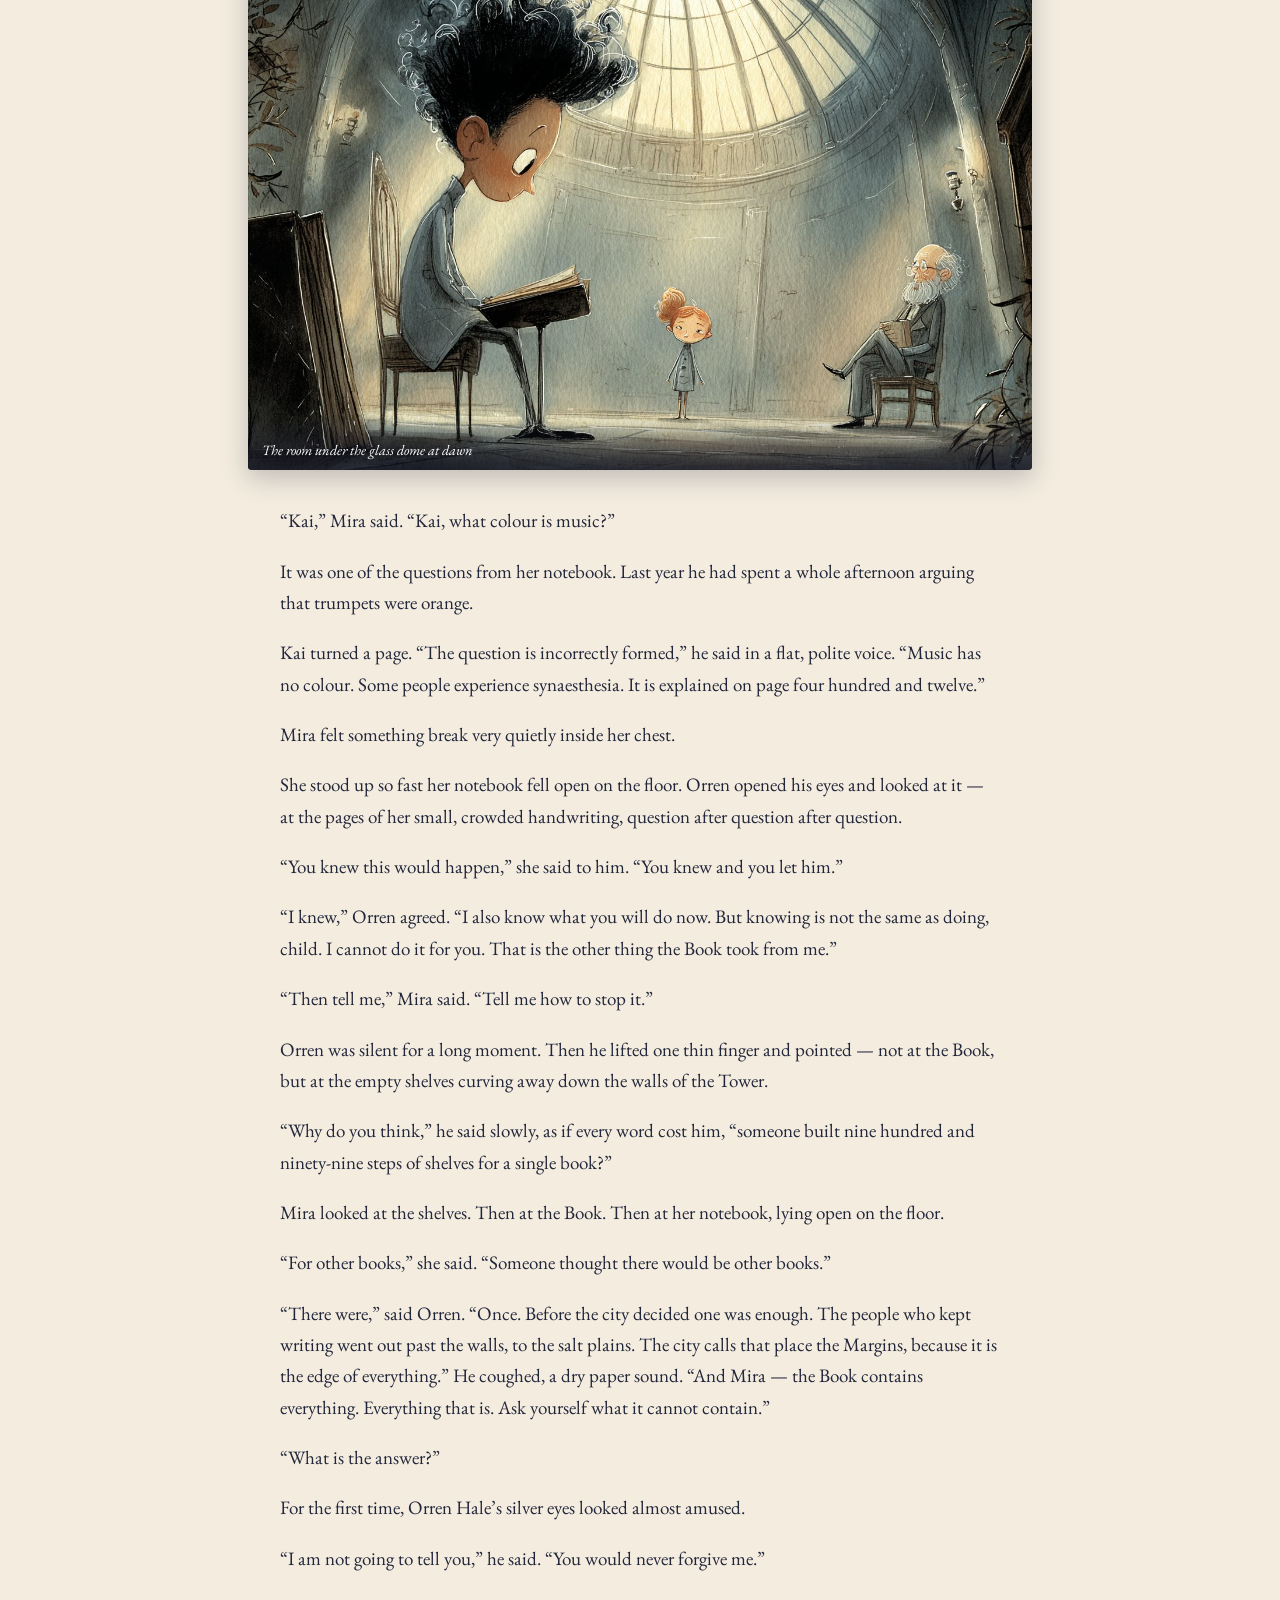
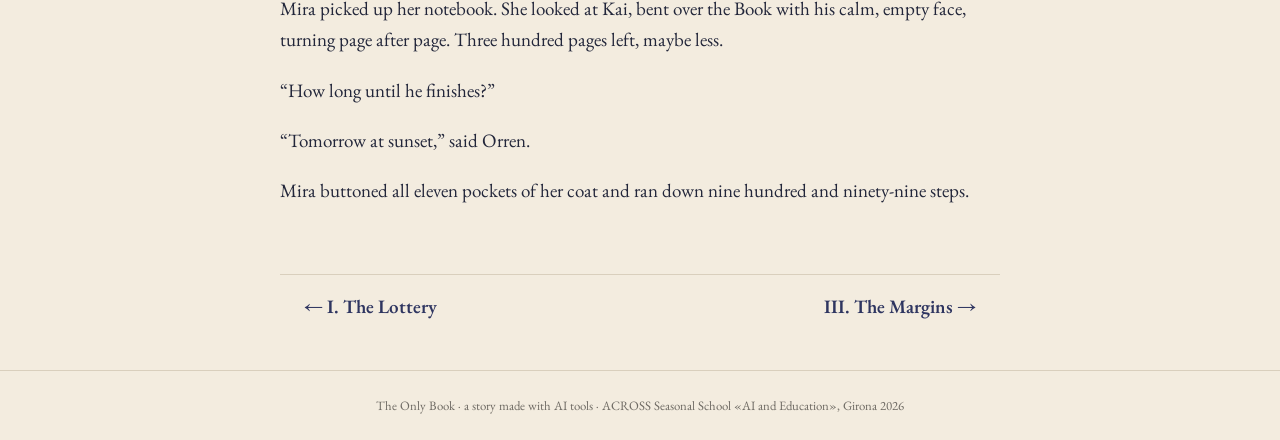
<file: part2.html>
<!DOCTYPE html>
<html lang="en"><head><meta charset="utf-8">
<meta name="viewport" content="width=device-width, initial-scale=1">
<title>The Tower — The Only Book</title>
<link rel="preconnect" href="https://fonts.googleapis.com">
<link href="https://fonts.googleapis.com/css2?family=Cormorant+Garamond:ital,wght@0,500;0,700;1,500&family=EB+Garamond:ital@0;1&display=swap" rel="stylesheet">
<link rel="stylesheet" href="style.css">
</head><body>
<header class="top"><a class="brand" href="index.html">The Only Book</a><nav class="menu"><a href="index.html">Home</a><a href="part1.html">I. The Lottery</a><a href="part2.html" class=on>II. The Tower</a><a href="part3.html">III. The Margins</a><a href="making-of.html">Making of</a></nav></header>
<main><article class="story"><p class="kicker">Part II · Middle</p><h1>The Tower</h1><p class="meta">974 words · about 5 min read</p><div class="text drop"><p>Orren told them the story while the candle burned down.</p>
<p>He had been nineteen when the drum chose him, a baker’s son who liked climbing roofs and arguing with crows. He had climbed the Tower full of questions — hundreds of them, so many he could hardly breathe. And he had started to read.</p>
<p>“The first pages are wonderful,” he said. “You learn why the sky is blue, and it is more beautiful than you expected. You learn how bees talk to each other. You learn the names of your great-great-grandparents and what they dreamed about. Every page is a door opening.”</p>
<p>“And then?” said Kai.</p>
<p>“And then the doors keep opening, and you notice something. Each answer closes a question. That is what answers do. A question is a little empty room inside you, and the answer fills it. By the middle of the Book, I had very few empty rooms left. By the end…” He opened his old hands, as if letting something go. “By the end, I knew everything. I knew what you would say before you said it. I knew what the weather would be on my hundredth birthday. I knew how every story ended, so I never wanted to hear one. I have not been surprised in fifty years, Kai. I have not been curious. I have not wondered.”</p>
<figure class="pic " style="aspect-ratio:2/3"><img src="orren.jpg" alt="Orren Hale, the Keeper, beside the black lectern" onerror="this.remove()"><span class="ph">orren.jpg</span><figcaption>Orren Hale, the Keeper, beside the black lectern</figcaption></figure>
<p>The room was very quiet. Above the glass dome, a star slid down the sky. Orren did not look up. Of course, Mira thought. He already knew it would fall.</p>
<p>“Then why does anyone read it?” she asked.</p>
<p>“Because the city needs answers,” said Orren. “And because nobody asks what it costs.”</p>
<p>Kai was staring at the Book. Mira could see his jaw working.</p>
<p>“My sister’s farm,” he said. “The well. The whole south is drying up. People are leaving. If I read the Book, I’ll know where the water went. I’ll know how to bring it back.”</p>
<p>“Yes,” said Orren. “You will.”</p>
<p>“Then I have to.” Kai stood and went to the lectern. He put his hand on the earth-coloured cover, and Mira saw his fingers tremble. “It’s just questions. I’ll trade my questions for water. That’s fair.”</p>
<p>“Kai —“ Mira began.</p>
<p>But he had already opened it.</p>
<p>She had expected light, or music, or some terrible wind. There was nothing. Kai simply began to read, his lips moving slightly, his eyes going left to right, left to right. The candle flickered. Orren closed his silver eyes.</p>
<p>Mira sat on the cold floor with her notebook on her knees and watched her friend.</p>
<p>At first he was all excitement. “Mira — did you know the moon is moving away from us? A little every year. And the stars we see — some of them aren’t even there anymore, it’s old light —“ He laughed. He turned a page. “Ink is black because of iron and oak galls, that’s the old kind, and soot, and — oh, that’s so simple.” He laughed again, softer.</p>
<p>By midnight he had stopped telling her things.</p>
<p>By the second hour, he had stopped laughing.</p>
<p>By dawn, when the glass dome turned grey, then pink, then gold, Kai was halfway through the Book, and his face was calm. Not peaceful. Calm the way a pond is calm when nothing lives in it. When the sun came through the dome and touched the lectern, he didn’t look up. He already knew it would.</p>
<figure class="pic " style="aspect-ratio:3/2"><img src="tower-room.jpg" alt="The room under the glass dome at dawn" onerror="this.remove()"><span class="ph">tower-room.jpg</span><figcaption>The room under the glass dome at dawn</figcaption></figure>
<p>“Kai,” Mira said. “Kai, what colour is music?”</p>
<p>It was one of the questions from her notebook. Last year he had spent a whole afternoon arguing that trumpets were orange.</p>
<p>Kai turned a page. “The question is incorrectly formed,” he said in a flat, polite voice. “Music has no colour. Some people experience synaesthesia. It is explained on page four hundred and twelve.”</p>
<p>Mira felt something break very quietly inside her chest.</p>
<p>She stood up so fast her notebook fell open on the floor. Orren opened his eyes and looked at it — at the pages of her small, crowded handwriting, question after question after question.</p>
<p>“You knew this would happen,” she said to him. “You knew and you let him.”</p>
<p>“I knew,” Orren agreed. “I also know what you will do now. But knowing is not the same as doing, child. I cannot do it for you. That is the other thing the Book took from me.”</p>
<p>“Then tell me,” Mira said. “Tell me how to stop it.”</p>
<p>Orren was silent for a long moment. Then he lifted one thin finger and pointed — not at the Book, but at the empty shelves curving away down the walls of the Tower.</p>
<p>“Why do you think,” he said slowly, as if every word cost him, “someone built nine hundred and ninety-nine steps of shelves for a single book?”</p>
<p>Mira looked at the shelves. Then at the Book. Then at her notebook, lying open on the floor.</p>
<p>“For other books,” she said. “Someone thought there would be other books.”</p>
<p>“There were,” said Orren. “Once. Before the city decided one was enough. The people who kept writing went out past the walls, to the salt plains. The city calls that place the Margins, because it is the edge of everything.” He coughed, a dry paper sound. “And Mira — the Book contains everything. Everything that is. Ask yourself what it cannot contain.”</p>
<p>“What is the answer?”</p>
<p>For the first time, Orren Hale’s silver eyes looked almost amused.</p>
<p>“I am not going to tell you,” he said. “You would never forgive me.”</p>
<p>Mira picked up her notebook. She looked at Kai, bent over the Book with his calm, empty face, turning page after page. Three hundred pages left, maybe less.</p>
<p>“How long until he finishes?”</p>
<p>“Tomorrow at sunset,” said Orren.</p>
<p>Mira buttoned all eleven pockets of her coat and ran down nine hundred and ninety-nine steps.</p></div></article></main>
<nav class="pn"><a href="part1.html">← I. The Lottery</a><a href="part3.html">III. The Margins →</a></nav>
<footer>The Only Book · a story made with AI tools · ACROSS Seasonal School «AI and Education», Girona 2026</footer>
</body></html>
</file>
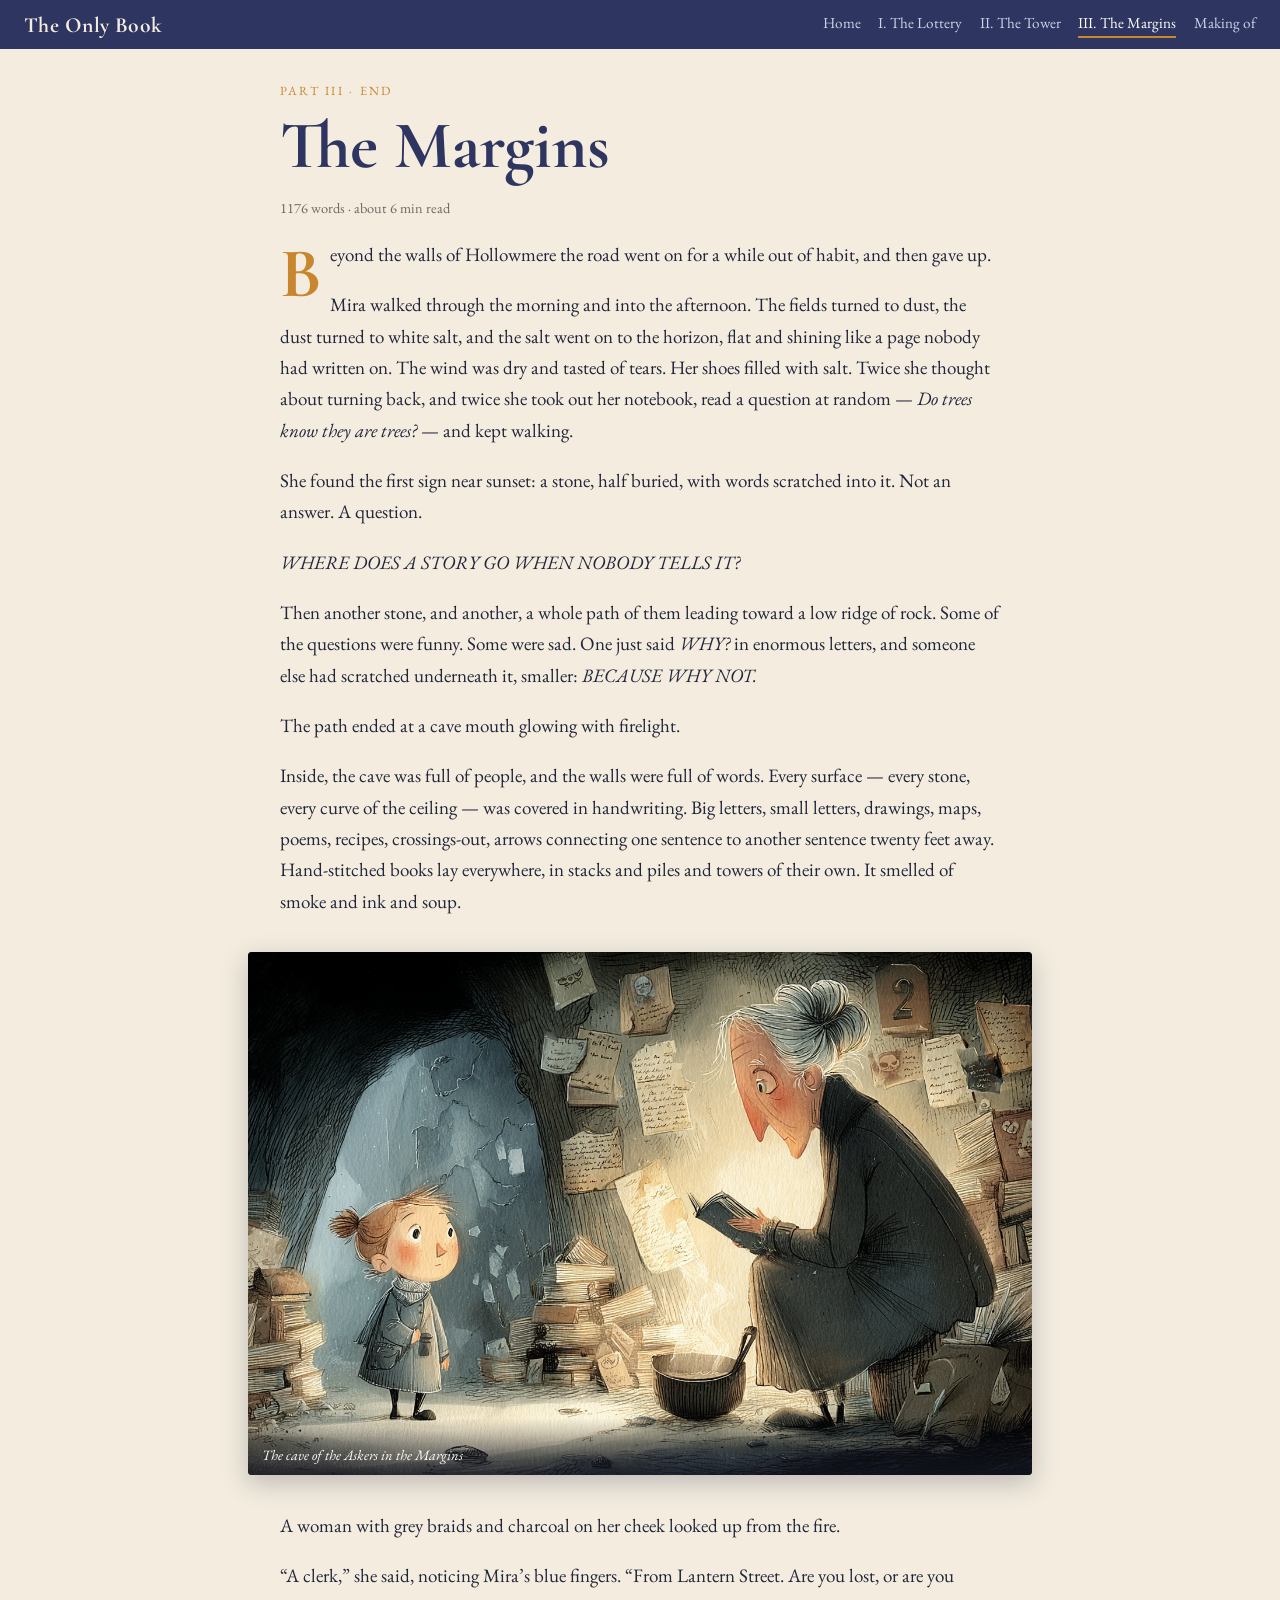
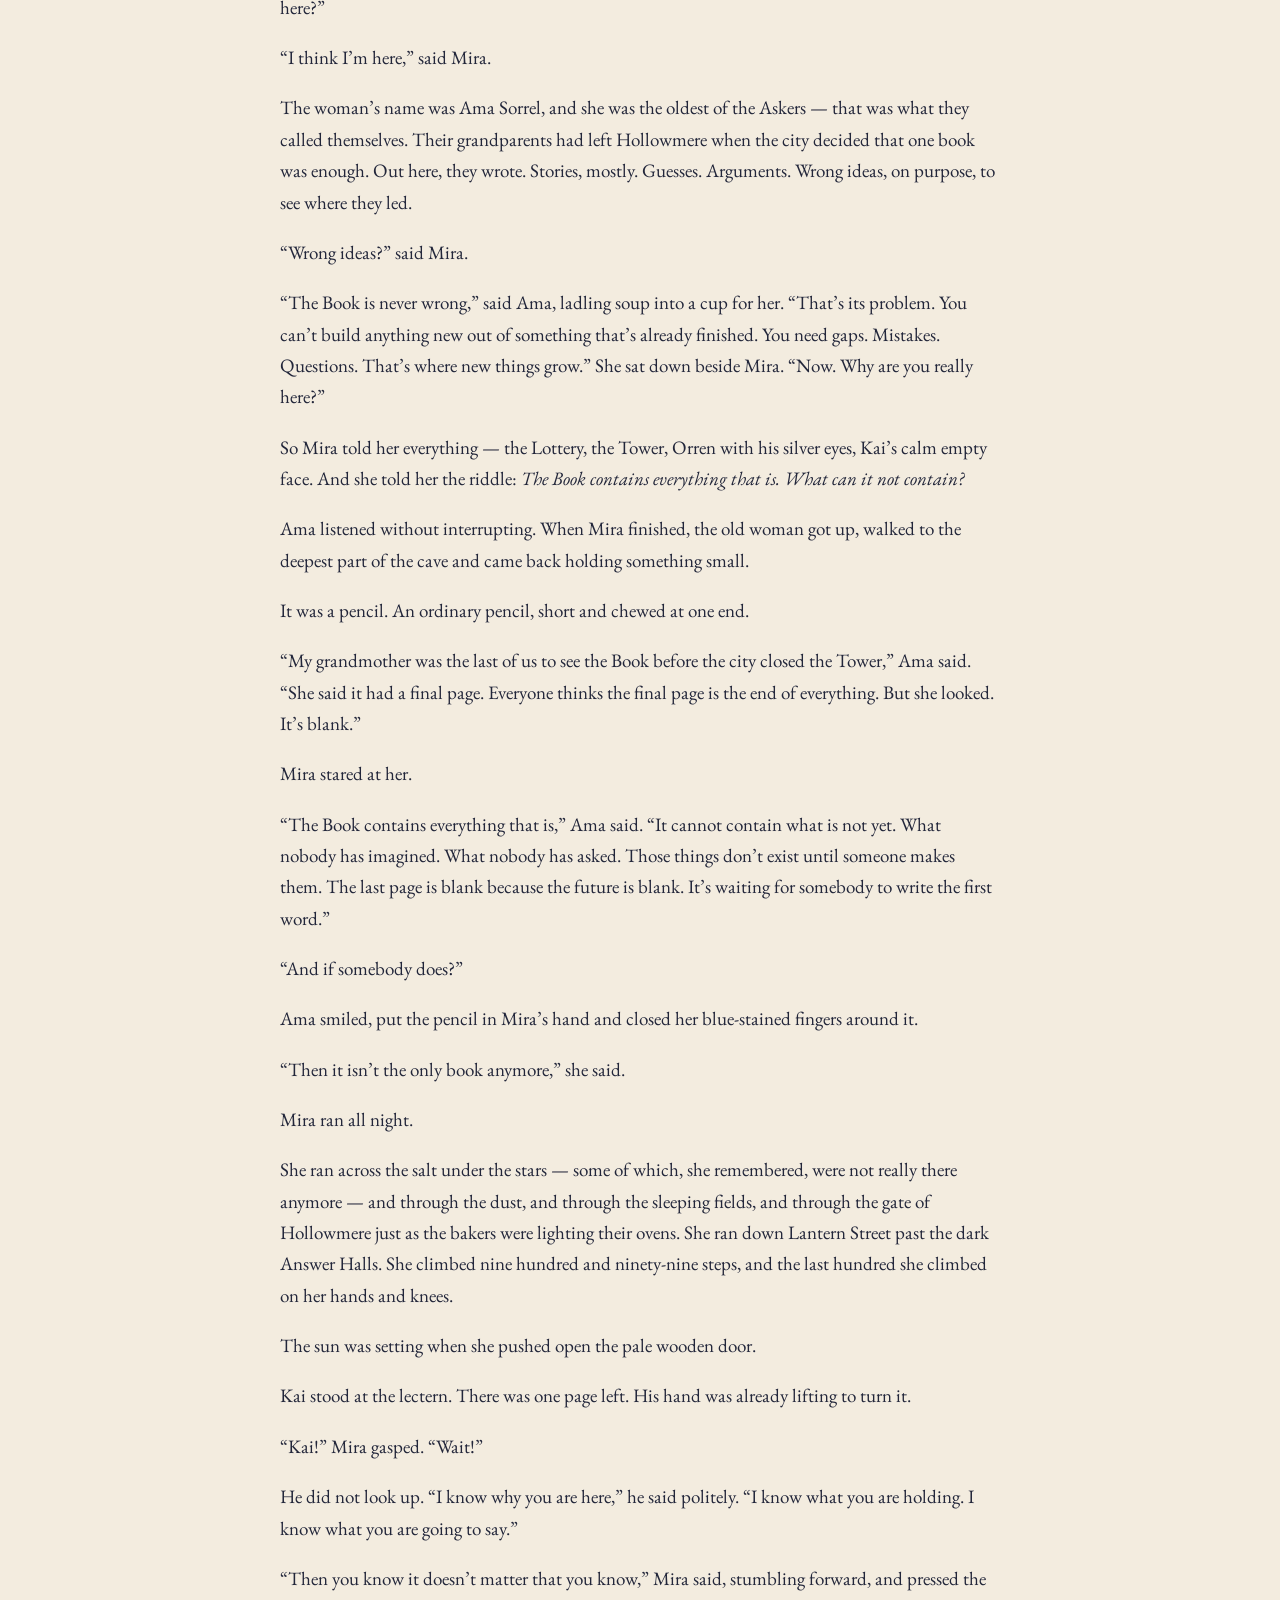
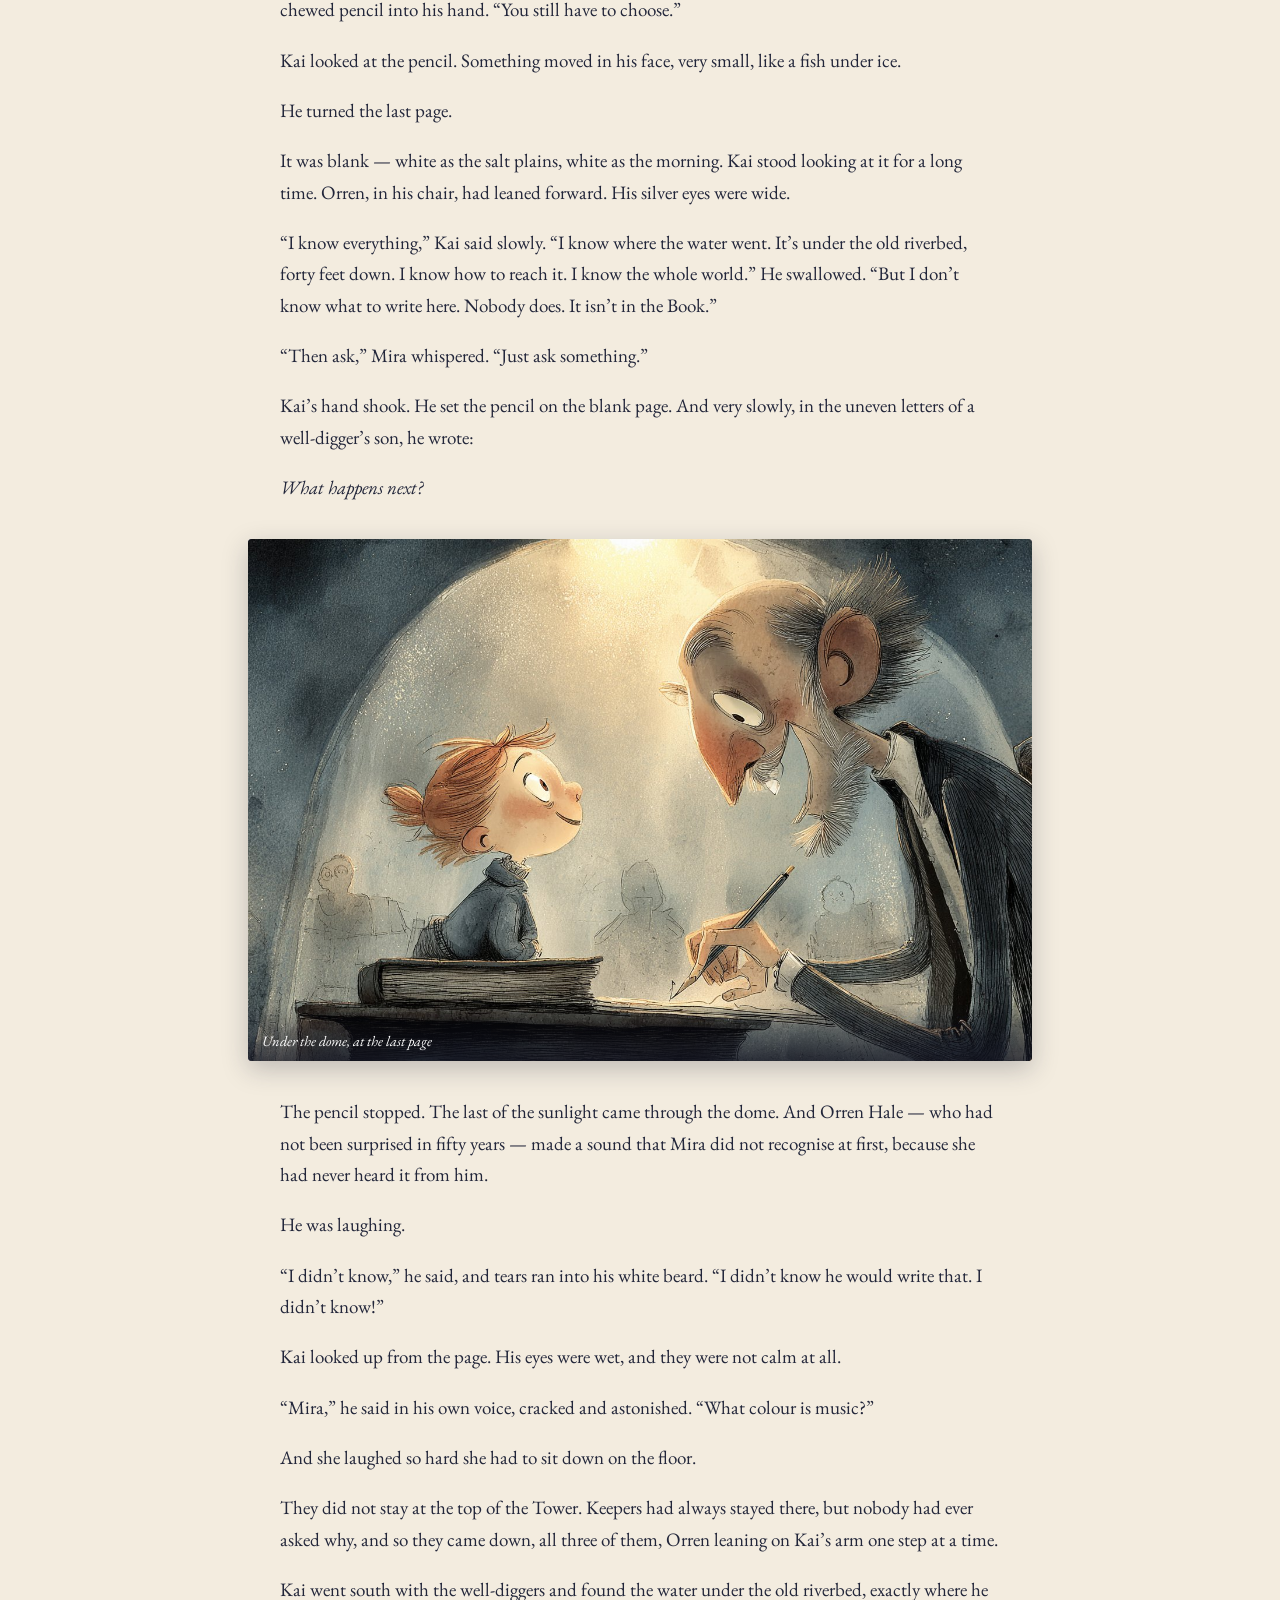
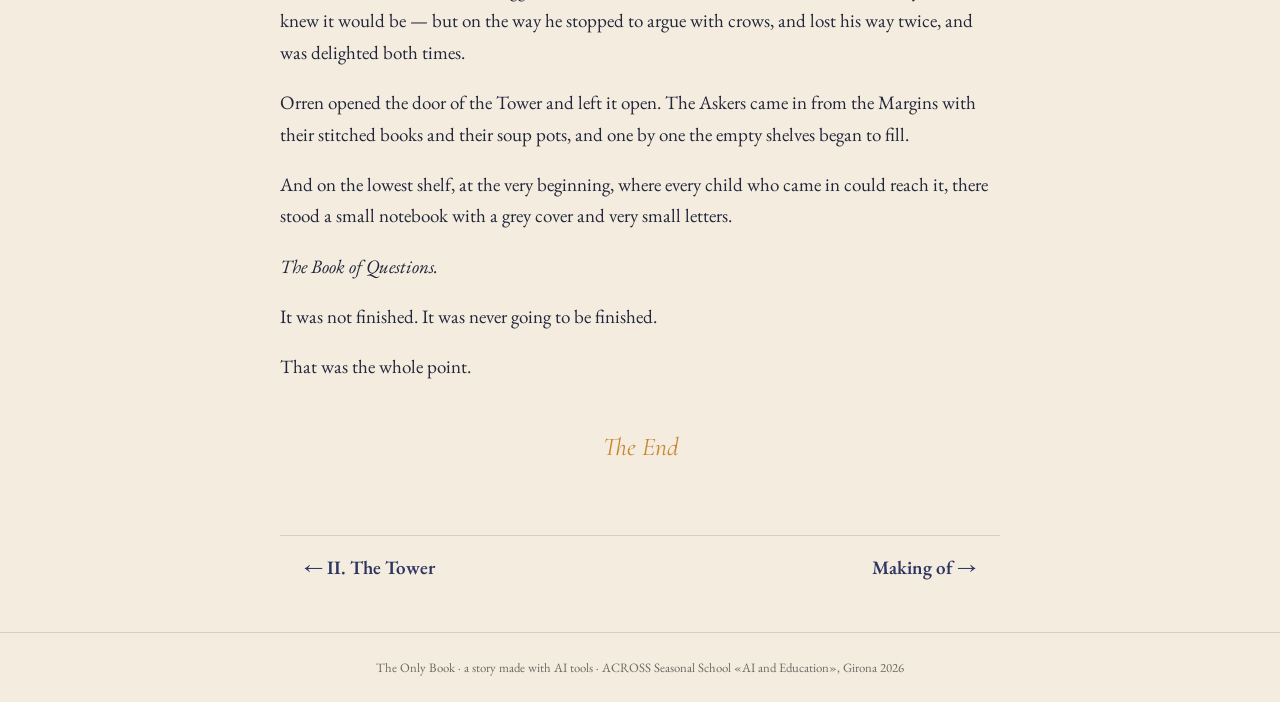
<file: part3.html>
<!DOCTYPE html>
<html lang="en"><head><meta charset="utf-8">
<meta name="viewport" content="width=device-width, initial-scale=1">
<title>The Margins — The Only Book</title>
<link rel="preconnect" href="https://fonts.googleapis.com">
<link href="https://fonts.googleapis.com/css2?family=Cormorant+Garamond:ital,wght@0,500;0,700;1,500&family=EB+Garamond:ital@0;1&display=swap" rel="stylesheet">
<link rel="stylesheet" href="style.css">
</head><body>
<header class="top"><a class="brand" href="index.html">The Only Book</a><nav class="menu"><a href="index.html">Home</a><a href="part1.html">I. The Lottery</a><a href="part2.html">II. The Tower</a><a href="part3.html" class=on>III. The Margins</a><a href="making-of.html">Making of</a></nav></header>
<main><article class="story"><p class="kicker">Part III · End</p><h1>The Margins</h1><p class="meta">1176 words · about 6 min read</p><div class="text drop"><p>Beyond the walls of Hollowmere the road went on for a while out of habit, and then gave up.</p>
<p>Mira walked through the morning and into the afternoon. The fields turned to dust, the dust turned to white salt, and the salt went on to the horizon, flat and shining like a page nobody had written on. The wind was dry and tasted of tears. Her shoes filled with salt. Twice she thought about turning back, and twice she took out her notebook, read a question at random — <em>Do trees know they are trees?</em> — and kept walking.</p>
<p>She found the first sign near sunset: a stone, half buried, with words scratched into it. Not an answer. A question.</p>
<p><em>WHERE DOES A STORY GO WHEN NOBODY TELLS IT?</em></p>
<p>Then another stone, and another, a whole path of them leading toward a low ridge of rock. Some of the questions were funny. Some were sad. One just said <em>WHY?</em> in enormous letters, and someone else had scratched underneath it, smaller: <em>BECAUSE WHY NOT.</em></p>
<p>The path ended at a cave mouth glowing with firelight.</p>
<p>Inside, the cave was full of people, and the walls were full of words. Every surface — every stone, every curve of the ceiling — was covered in handwriting. Big letters, small letters, drawings, maps, poems, recipes, crossings-out, arrows connecting one sentence to another sentence twenty feet away. Hand-stitched books lay everywhere, in stacks and piles and towers of their own. It smelled of smoke and ink and soup.</p>
<figure class="pic " style="aspect-ratio:3/2"><img src="margins-cave.jpg" alt="The cave of the Askers in the Margins" onerror="this.remove()"><span class="ph">margins-cave.jpg</span><figcaption>The cave of the Askers in the Margins</figcaption></figure>
<p>A woman with grey braids and charcoal on her cheek looked up from the fire.</p>
<p>“A clerk,” she said, noticing Mira’s blue fingers. “From Lantern Street. Are you lost, or are you here?”</p>
<p>“I think I’m here,” said Mira.</p>
<p>The woman’s name was Ama Sorrel, and she was the oldest of the Askers — that was what they called themselves. Their grandparents had left Hollowmere when the city decided that one book was enough. Out here, they wrote. Stories, mostly. Guesses. Arguments. Wrong ideas, on purpose, to see where they led.</p>
<p>“Wrong ideas?” said Mira.</p>
<p>“The Book is never wrong,” said Ama, ladling soup into a cup for her. “That’s its problem. You can’t build anything new out of something that’s already finished. You need gaps. Mistakes. Questions. That’s where new things grow.” She sat down beside Mira. “Now. Why are you really here?”</p>
<p>So Mira told her everything — the Lottery, the Tower, Orren with his silver eyes, Kai’s calm empty face. And she told her the riddle: <em>The Book contains everything that is. What can it not contain?</em></p>
<p>Ama listened without interrupting. When Mira finished, the old woman got up, walked to the deepest part of the cave and came back holding something small.</p>
<p>It was a pencil. An ordinary pencil, short and chewed at one end.</p>
<p>“My grandmother was the last of us to see the Book before the city closed the Tower,” Ama said. “She said it had a final page. Everyone thinks the final page is the end of everything. But she looked. It’s blank.”</p>
<p>Mira stared at her.</p>
<p>“The Book contains everything that is,” Ama said. “It cannot contain what is not yet. What nobody has imagined. What nobody has asked. Those things don’t exist until someone makes them. The last page is blank because the future is blank. It’s waiting for somebody to write the first word.”</p>
<p>“And if somebody does?”</p>
<p>Ama smiled, put the pencil in Mira’s hand and closed her blue-stained fingers around it.</p>
<p>“Then it isn’t the only book anymore,” she said.</p>
<p>Mira ran all night.</p>
<p>She ran across the salt under the stars — some of which, she remembered, were not really there anymore — and through the dust, and through the sleeping fields, and through the gate of Hollowmere just as the bakers were lighting their ovens. She ran down Lantern Street past the dark Answer Halls. She climbed nine hundred and ninety-nine steps, and the last hundred she climbed on her hands and knees.</p>
<p>The sun was setting when she pushed open the pale wooden door.</p>
<p>Kai stood at the lectern. There was one page left. His hand was already lifting to turn it.</p>
<p>“Kai!” Mira gasped. “Wait!”</p>
<p>He did not look up. “I know why you are here,” he said politely. “I know what you are holding. I know what you are going to say.”</p>
<p>“Then you know it doesn’t matter that you know,” Mira said, stumbling forward, and pressed the chewed pencil into his hand. “You still have to choose.”</p>
<p>Kai looked at the pencil. Something moved in his face, very small, like a fish under ice.</p>
<p>He turned the last page.</p>
<p>It was blank — white as the salt plains, white as the morning. Kai stood looking at it for a long time. Orren, in his chair, had leaned forward. His silver eyes were wide.</p>
<p>“I know everything,” Kai said slowly. “I know where the water went. It’s under the old riverbed, forty feet down. I know how to reach it. I know the whole world.” He swallowed. “But I don’t know what to write here. Nobody does. It isn’t in the Book.”</p>
<p>“Then ask,” Mira whispered. “Just ask something.”</p>
<p>Kai’s hand shook. He set the pencil on the blank page. And very slowly, in the uneven letters of a well-digger’s son, he wrote:</p>
<p><em>What happens next?</em></p>
<figure class="pic " style="aspect-ratio:3/2"><img src="last-page.jpg" alt="Under the dome, at the last page" onerror="this.remove()"><span class="ph">last-page.jpg</span><figcaption>Under the dome, at the last page</figcaption></figure>
<p>The pencil stopped. The last of the sunlight came through the dome. And Orren Hale — who had not been surprised in fifty years — made a sound that Mira did not recognise at first, because she had never heard it from him.</p>
<p>He was laughing.</p>
<p>“I didn’t know,” he said, and tears ran into his white beard. “I didn’t know he would write that. I didn’t know!”</p>
<p>Kai looked up from the page. His eyes were wet, and they were not calm at all.</p>
<p>“Mira,” he said in his own voice, cracked and astonished. “What colour is music?”</p>
<p>And she laughed so hard she had to sit down on the floor.</p>
<p>They did not stay at the top of the Tower. Keepers had always stayed there, but nobody had ever asked why, and so they came down, all three of them, Orren leaning on Kai’s arm one step at a time.</p>
<p>Kai went south with the well-diggers and found the water under the old riverbed, exactly where he knew it would be — but on the way he stopped to argue with crows, and lost his way twice, and was delighted both times.</p>
<p>Orren opened the door of the Tower and left it open. The Askers came in from the Margins with their stitched books and their soup pots, and one by one the empty shelves began to fill.</p>
<p>And on the lowest shelf, at the very beginning, where every child who came in could reach it, there stood a small notebook with a grey cover and very small letters.</p>
<p><em>The Book of Questions.</em></p>
<p>It was not finished. It was never going to be finished.</p>
<p>That was the whole point.</p></div><p class="fin">The End</p></article></main>
<nav class="pn"><a href="part2.html">← II. The Tower</a><a href="making-of.html">Making of →</a></nav>
<footer>The Only Book · a story made with AI tools · ACROSS Seasonal School «AI and Education», Girona 2026</footer>
</body></html>
</file>
<file: style.css>
:root{--paper:#f3ecdf;--ink:#22263a;--indigo:#2e3560;--amber:#c8862e;--muted:#6e6a63;--line:#d9cfbd}
*{box-sizing:border-box}
body{margin:0;background:var(--paper);color:var(--ink);font:19px/1.65 "EB Garamond",Georgia,serif}
a{color:var(--indigo)}
.top{position:sticky;top:0;z-index:5;display:flex;flex-wrap:wrap;gap:.5rem 1.5rem;align-items:center;justify-content:space-between;
  padding:.7rem 1.5rem;background:var(--indigo);color:var(--paper)}
.brand{font:700 1.35rem "Cormorant Garamond",serif;color:var(--paper);text-decoration:none;letter-spacing:.02em}
.menu{display:flex;flex-wrap:wrap;gap:.25rem 1.1rem;font-size:.95rem}
.menu a{color:#cfd3ea;text-decoration:none;border-bottom:2px solid transparent}
.menu a:hover,.menu a.on{color:#fff;border-color:var(--amber)}
main{max-width:1060px;margin:0 auto;padding:2rem 1.5rem 3rem}
h1,h2,h3{font-family:"Cormorant Garamond",serif;line-height:1.1;color:var(--indigo)}
h1{font-size:clamp(2.6rem,6vw,4.2rem);margin:.1em 0 .2em}
h2{font-size:2rem;margin:2.5rem 0 1rem;border-bottom:1px solid var(--line);padding-bottom:.3rem}
h3{font-size:1.5rem;margin:.2rem 0}
.kicker{text-transform:uppercase;letter-spacing:.18em;font-size:.78rem;color:var(--amber);margin:0}
.meta,.role{color:var(--muted);font-size:.9rem;margin:.2rem 0}
.lead{font-size:1.2rem}
.btn{display:inline-block;margin-top:.5rem;padding:.6rem 1.3rem;background:var(--amber);color:#fff;text-decoration:none;border-radius:3px;font-weight:600}
.btn:hover{background:var(--indigo)}
.hero{display:grid;grid-template-columns:1.25fr 1fr;gap:2rem;align-items:center}
.pic{position:relative;margin:2rem 0;background:linear-gradient(135deg,#2e3560,#5b4b6e 55%,#c8862e);border-radius:4px;overflow:hidden;
  box-shadow:0 8px 26px rgba(34,38,58,.25)}
.pic img{position:absolute;inset:0;width:100%;height:100%;object-fit:cover;z-index:1}
.pic .ph{position:absolute;inset:0;display:grid;place-items:center;color:#f3ecdf;opacity:.75;font:italic .95rem "EB Garamond",serif}
.pic figcaption{position:absolute;left:0;right:0;bottom:0;z-index:2;padding:1.6rem .9rem .5rem;font-style:italic;font-size:.9rem;color:#fff;
  background:linear-gradient(transparent,rgba(20,22,36,.75))}
.hero .pic{margin:0}
.story{max-width:720px;margin:0 auto}
.story .pic{margin:2.2rem -2rem}
.drop>p:first-child::first-letter{float:left;font:700 4.4rem/0.85 "Cormorant Garamond",serif;color:var(--amber);padding:.3rem .5rem 0 0}
.fin{text-align:center;font:italic 1.6rem "Cormorant Garamond",serif;color:var(--amber);margin-top:3rem}
.cards{display:grid;grid-template-columns:repeat(3,1fr);gap:1rem}
.card{display:flex;flex-direction:column;gap:.2rem;padding:1.2rem;border:1px solid var(--line);border-radius:4px;background:#faf6ee;text-decoration:none;color:var(--ink);transition:.2s}
.card:hover{border-color:var(--amber);transform:translateY(-3px)}
.card .n{font:700 2.2rem "Cormorant Garamond",serif;color:var(--amber)}
.card b{font:700 1.4rem "Cormorant Garamond",serif;color:var(--indigo)}
.card span:last-child{color:var(--muted);font-size:.9rem}
.who{display:grid;grid-template-columns:220px 1fr;gap:1.5rem;align-items:start;margin-bottom:1.5rem}
.who .pic{margin:0}
.who p{margin:.25rem 0}
.locs{display:grid;grid-template-columns:repeat(3,1fr);gap:1.4rem}
.locs .pic{margin:0 0 .7rem}
.loc p{margin:.25rem 0;font-size:.95rem}
.pn{max-width:720px;margin:0 auto 2rem;padding:1rem 1.5rem;display:flex;justify-content:space-between;border-top:1px solid var(--line)}
.pn a{text-decoration:none;font-weight:600}
.tw{overflow-x:auto}
table{border-collapse:collapse;width:100%;font-size:.88rem;margin-bottom:1rem}
th,td{border:1px solid var(--line);padding:.5rem;vertical-align:top;text-align:left}
th{background:var(--indigo);color:var(--paper)}
td.pr{font-family:ui-monospace,Menlo,monospace;font-size:.78rem;line-height:1.45}
.story:has(table){max-width:980px}
footer{text-align:center;color:var(--muted);font-size:.8rem;padding:1.5rem;border-top:1px solid var(--line)}
@media(max-width:780px){.hero,.who{grid-template-columns:1fr}.cards,.locs{grid-template-columns:1fr}.story .pic{margin:2rem 0}.who .pic{max-width:260px}}
</file>
